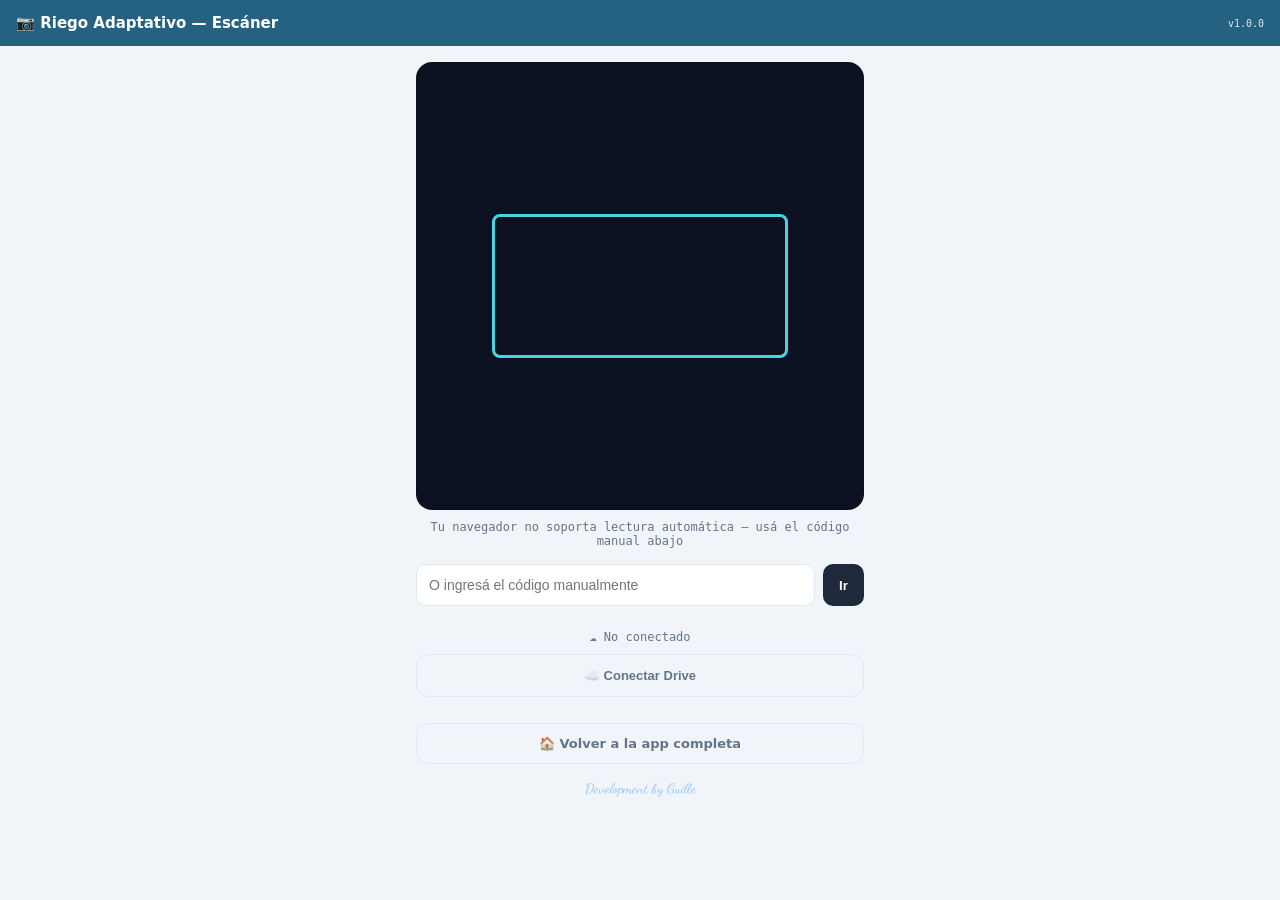
<file: escaner.html>
<!DOCTYPE html>
<html lang="es">
<head>
<meta charset="UTF-8">
<meta name="viewport" content="width=device-width, initial-scale=1.0, maximum-scale=1.0">
<title>Riego Adaptativo — Escáner</title>
<link rel="manifest" href="manifest-escaner.json">
<link rel="preconnect" href="https://fonts.googleapis.com">
<link rel="preconnect" href="https://fonts.gstatic.com" crossorigin>
<link rel="stylesheet" href="https://fonts.googleapis.com/css2?family=Dancing+Script:wght@700&display=swap">
<style>
  :root{
    --brand:#256282; --brand-dark:#1A4A63; --brand-light:#E6F1FB;
    --bg:#f1f5f9; --card:#ffffff; --border:#e2e8f0;
    --ink:#1e293b; --sub:#64748b; --ok:#16a34a; --bad:#dc2626; --dev:#4DD0E1; --sig:#93c5fd;
  }
  *{box-sizing:border-box;}
  body{margin:0; font-family:'Inter',system-ui,sans-serif; background:var(--bg); color:var(--ink);}
  .topbar{background:var(--brand); color:#fff; padding:14px 16px; display:flex; justify-content:space-between; align-items:center; position:sticky; top:0; z-index:5;}
  .topbar .name{font-weight:700; font-size:15px;}
  .topbar .ver{font-family:monospace; font-size:10px; opacity:.85;}
  .screen{display:none; flex-direction:column; padding:16px; max-width:480px; margin:0 auto;}
  .screen.on{display:flex;}

  #reader{width:100%; aspect-ratio:1/1; background:#0b1120; border-radius:16px; overflow:hidden; position:relative;}
  #reader video{width:100%; height:100%; object-fit:cover;}
  .marco{position:absolute; left:17%; right:17%; top:34%; bottom:34%; border:3px solid var(--dev); border-radius:8px; pointer-events:none;}
  .hint{text-align:center; color:var(--sub); font-size:12px; font-family:monospace; margin:10px 0 16px;}

  .manual{display:flex; gap:8px; margin-bottom:14px;}
  .manual input{flex:1; padding:12px; border-radius:10px; border:1.5px solid var(--border); font-size:14px;}
  .manual button{padding:12px 16px; border-radius:10px; border:none; background:var(--ink); color:#fff; font-weight:600;}

  .prod-hit{background:var(--card); border:1px solid var(--border); border-radius:14px; padding:14px; margin-bottom:14px;}
  .prod-hit .cod{font-family:monospace; font-size:11px; color:var(--sub);}
  .prod-hit h3{margin:4px 0 0; font-size:16px;}
  .prod-hit .st{font-size:12px; color:var(--sub); margin-top:3px;}

  .fg{margin-bottom:12px;}
  .fg label{display:block; font-size:11px; color:var(--sub); font-weight:600; margin-bottom:5px;}
  .fg input, .fg select{width:100%; padding:12px; border-radius:10px; border:1.5px solid var(--border); font-size:14px; background:#fff; color:var(--ink);}

  .bigbtn{padding:18px; border-radius:16px; border:none; color:#fff; font-weight:700; font-size:15px; margin-bottom:10px; cursor:pointer; width:100%;}
  .bigbtn.add{background:var(--ok);}
  .bigbtn.rem{background:var(--bad);}
  .bigbtn.neu{background:var(--brand);}
  .ghostbtn{padding:13px; border-radius:12px; border:1.5px solid var(--border); background:transparent; color:var(--sub); font-weight:600; font-size:13px; cursor:pointer; width:100%;}

  .row2{display:flex; gap:10px;}
  .row2 .bigbtn{flex:1;}

  .salir{margin-top:16px; padding:12px; border-radius:12px; border:1.5px solid var(--border); background:transparent; color:var(--sub); font-weight:700; font-size:13px; cursor:pointer; width:100%; text-align:center; text-decoration:none; display:block;}
  .signature{text-align:center; font-family:'Dancing Script',cursive; color:var(--sig); font-size:14px; padding:16px 0 6px;}
</style>
</head>
<body>

<div class="topbar"><span class="name">📷 Riego Adaptativo — Escáner</span><span class="ver" id="verLabel">v1.0.0</span></div>

<!-- PANTALLA 1: escaneo -->
<div class="screen on" id="s1">
  <div id="reader"><div class="marco"></div></div>
  <div class="hint" id="camHint">Apuntá al código de barras</div>

  <div class="manual">
    <input id="manualEan" type="text" inputmode="numeric" placeholder="O ingresá el código manualmente" onkeydown="if(event.key==='Enter'){procesarCodigo(this.value.trim());}">
    <button onclick="procesarCodigo(document.getElementById('manualEan').value.trim())">Ir</button>
  </div>

  <div class="hint" id="driveStatus" style="margin-bottom:10px">☁️ No conectado</div>
  <button class="ghostbtn" style="margin-bottom:10px" onclick="conectarDrive()">☁️ Conectar Drive</button>
  <a class="salir" href="index.html">🏠 Volver a la app completa</a>
  <div class="signature">Development by Guille</div>
</div>

<!-- PANTALLA 2: material encontrado -->
<div class="screen" id="s2">
  <div class="prod-hit">
    <div class="cod" id="s2cod"></div>
    <h3 id="s2nombre"></h3>
    <div class="st" id="s2stock"></div>
  </div>

  <div id="s2acciones">
    <div class="row2">
      <button class="bigbtn add" onclick="mostrarFormEntrada()">➕ Entrada</button>
      <button class="bigbtn rem" onclick="mostrarFormSalida()">➖ Salida</button>
    </div>
  </div>

  <div id="s2form" style="display:none"></div>

  <button class="ghostbtn" onclick="volverAEscanear()">Cancelar</button>
</div>

<!-- PANTALLA 2b: material no encontrado -->
<div class="screen" id="s2b">
  <div class="prod-hit">
    <div class="cod" id="s2bean"></div>
    <div class="st">Sin vincular a ningún material</div>
  </div>

  <div id="s2bAcciones">
    <button class="bigbtn neu" onclick="mostrarFormVincular()">🔗 Vincular a material existente</button>
    <button class="bigbtn add" onclick="mostrarFormNuevo()">✨ Crear material nuevo</button>
  </div>

  <div id="s2bform" style="display:none"></div>

  <button class="ghostbtn" onclick="volverAEscanear()">Cancelar</button>
</div>

<!-- PANTALLA 3: confirmación -->
<div class="screen" id="s3">
  <div class="prod-hit" style="border-color:var(--ok); border-width:1.5px;">
    <div class="cod">✓ Guardado</div>
    <h3 id="s3resumen"></h3>
  </div>
  <button class="bigbtn neu" onclick="volverAEscanear()">Escanear otro</button>
</div>

<script src="https://accounts.google.com/gsi/client" async defer></script>
<script src="drive-sync.js"></script>
<script>
const SKEY = 'riego-stock-esc';
const APP_VERSION = '1.0.0';
document.getElementById('verLabel').textContent = 'v' + APP_VERSION;
if('serviceWorker' in navigator){ navigator.serviceWorker.register('sw.js'); }

function getDB(){
  try{ var d = JSON.parse(localStorage.getItem(SKEY)); return d || {}; }catch(e){ return {}; }
}
function saveDB(db){ localStorage.setItem(SKEY, JSON.stringify(db)); }
function today(){
  var d=new Date();
  return d.getFullYear()+'-'+String(d.getMonth()+1).padStart(2,'0')+'-'+String(d.getDate()).padStart(2,'0');
}
function stockDe(db, cid){
  var st=0;
  (db.movimientos||[]).forEach(function(m){
    var mcid=m.cid||m.compId;
    if(mcid===cid) st += m.tipo==='Entrada' ? (parseFloat(m.cant)||0) : -(parseFloat(m.cant)||0);
  });
  return st;
}
function genId(){ return 'x'+Date.now().toString(36)+Math.random().toString(36).slice(2,8); }

function mergeStockRemoto(db, remote){
  if(!remote) return;
  db.componentes = db.componentes || [];
  db.movimientos = db.movimientos || [];
  db.config = db.config || {};
  var byId={}; db.componentes.forEach(function(c){byId[c.id]=c;});
  (remote.componentes||[]).forEach(function(rc){
    var local=byId[rc.id];
    if(!local){ db.componentes.push(rc); byId[rc.id]=rc; }
    else if((rc.lastModified||0) > (local.lastModified||0)){ Object.assign(local, rc); }
  });
  var movIds={}; db.movimientos.forEach(function(m){movIds[m.id]=true;});
  (remote.movimientos||[]).forEach(function(rm){
    if(!movIds[rm.id]){ db.movimientos.push(rm); movIds[rm.id]=true; }
  });
  ['motivosSalida','origenesEntrada'].forEach(function(k){
    var localArr=db.config[k]||[];
    var remoteArr=(remote.config&&remote.config[k])||[];
    remoteArr.forEach(function(v){ if(localArr.indexOf(v)===-1) localArr.push(v); });
    db.config[k]=localArr;
  });
}

function stockBackupPayload(db){
  return {
    componentes: db.componentes||[],
    movimientos: db.movimientos||[],
    config: {
      motivosSalida: (db.config&&db.config.motivosSalida)||[],
      origenesEntrada: (db.config&&db.config.origenesEntrada)||[]
    },
    updatedAt: Date.now()
  };
}

async function syncPull(){
  var el=document.getElementById('driveStatus');
  if(!DriveSync.conectado) return;
  try{
    if(el) el.textContent='☁️ Sincronizando...';
    var remote = await DriveSync.bajarBackup();
    var db = getDB();
    mergeStockRemoto(db, remote);
    saveDB(db);
    if(el) el.textContent='☁️ Sincronizado · '+new Date().toLocaleTimeString();
  }catch(e){
    console.error('Error sync pull', e);
    if(el) el.textContent='☁️ Error al sincronizar';
  }
}

async function syncPush(){
  var el=document.getElementById('driveStatus');
  if(!DriveSync.conectado) return;
  try{
    var remote = await DriveSync.bajarBackup();
    var db = getDB();
    mergeStockRemoto(db, remote);
    saveDB(db);
    await DriveSync.subirBackup(stockBackupPayload(db));
    if(el) el.textContent='☁️ Sincronizado · '+new Date().toLocaleTimeString();
  }catch(e){
    console.error('Error sync push', e);
    if(el) el.textContent='☁️ Error al sincronizar (se guardó localmente)';
  }
}

function conectarDrive(){
  DriveSync.init(function(){
    document.getElementById('driveStatus').textContent='☁️ Conectado';
    syncPull();
  });
  DriveSync.conectar();
}

let eanActual = null;
let barcodeDetector = null;
let scanLoopActive = false;

function mostrar(id){
  document.querySelectorAll('.screen').forEach(s=>s.classList.remove('on'));
  document.getElementById(id).classList.add('on');
}

function volverAEscanear(){
  eanActual = null;
  document.getElementById('manualEan').value = '';
  document.getElementById('s2form').style.display='none';
  document.getElementById('s2form').innerHTML='';
  document.getElementById('s2acciones').style.display='block';
  document.getElementById('s2bform').style.display='none';
  document.getElementById('s2bform').innerHTML='';
  document.getElementById('s2bAcciones').style.display='block';
  mostrar('s1');
  iniciarCamara();
}

function procesarCodigo(ean){
  if(!ean) return;
  detenerCamara();
  eanActual = ean;
  var db = getDB();
  var comp = (db.componentes||[]).find(function(c){ return c.ean===ean; });
  if(comp){
    document.getElementById('s2cod').textContent = comp.codigo || ean;
    document.getElementById('s2nombre').textContent = comp.desc;
    document.getElementById('s2stock').textContent = 'Stock actual: ' + stockDe(db, comp.id) + ' ' + (comp.unidad||'u');
    mostrar('s2');
  } else {
    document.getElementById('s2bean').textContent = ean;
    mostrar('s2b');
  }
}

function mostrarFormEntrada(){
  document.getElementById('s2acciones').style.display='none';
  document.getElementById('s2form').style.display='block';
  var db = getDB();
  var origenes = (db.config && db.config.origenesEntrada) || ['Compra','Devolución','Otro'];
  document.getElementById('s2form').innerHTML =
    '<div class="fg"><label>Cantidad</label><input id="f-cant" type="number" min="1" value="1" inputmode="numeric"></div>'+
    '<div class="fg"><label>Origen</label><select id="f-origen">'+
      origenes.map(function(o){ return '<option value="'+o+'">'+o+'</option>'; }).join('')+
    '</select></div>'+
    '<button class="bigbtn add" onclick="confirmarEntrada()">Confirmar entrada</button>';
}

async function mostrarFormSalida(){
  document.getElementById('s2acciones').style.display='none';
  document.getElementById('s2form').style.display='block';
  if(typeof DriveSync!=='undefined' && DriveSync.conectado){
    document.getElementById('s2form').innerHTML = '<div class="hint">Actualizando motivos...</div>';
    await syncPull();
  }
  var db = getDB();
  var motivos = (db.config && db.config.motivosSalida) || ['Merma / descarte','Uso interno / prototipo','Garantía cliente','Reposición a cliente','Prueba de calidad','Devolución a proveedor','Rotura / daño'];
  document.getElementById('s2form').innerHTML =
    '<div class="fg"><label>Cantidad</label><input id="f-cant" type="number" min="1" value="1" inputmode="numeric"></div>'+
    '<div class="fg"><label>Motivo</label><select id="f-motivo">'+
      motivos.map(function(m){ return '<option value="'+m+'">'+m+'</option>'; }).join('')+
    '</select></div>'+
    '<button class="bigbtn rem" onclick="confirmarSalida()">Confirmar salida</button>';
}

function confirmarEntrada(){
  var cant = parseFloat(document.getElementById('f-cant').value) || 0;
  if(cant<=0){ alert('Ingresá una cantidad válida.'); return; }
  var origen = document.getElementById('f-origen').value;
  var db = getDB();
  var comp = (db.componentes||[]).find(function(c){ return c.ean===eanActual; });
  if(!comp) return;
  db.movimientos = db.movimientos || [];
  db.movimientos.push({ id:genId(), cid:comp.id, tipo:'Entrada', cant:cant, fecha:today(), precio:parseFloat(comp.costo)||0, origen:origen, estadoMat:'N', nota:'Escaneo rápido' });
  saveDB(db);
  document.getElementById('s3resumen').textContent = '➕ Entrada · ' + cant + ' ' + (comp.unidad||'u') + ' · ' + comp.desc;
  mostrar('s3');
  syncPush();
}

function confirmarSalida(){
  var cant = parseFloat(document.getElementById('f-cant').value) || 0;
  var motivo = document.getElementById('f-motivo').value;
  if(cant<=0){ alert('Ingresá una cantidad válida.'); return; }
  if(!motivo){ alert('Seleccioná el motivo.'); return; }
  var db = getDB();
  var comp = (db.componentes||[]).find(function(c){ return c.ean===eanActual; });
  if(!comp) return;
  db.movimientos = db.movimientos || [];
  db.movimientos.push({ id:genId(), cid:comp.id, tipo:'Salida manual', cant:cant, fecha:today(), nota:motivo, estadoMat:'N' });
  saveDB(db);
  document.getElementById('s3resumen').textContent = '➖ Salida · ' + cant + ' ' + (comp.unidad||'u') + ' · ' + comp.desc + ' · ' + motivo;
  mostrar('s3');
  syncPush();
}

function mostrarFormVincular(){
  var db = getDB();
  var comps = (db.componentes||[]).slice().sort(function(a,b){ return (a.desc||'').localeCompare(b.desc||'','es'); });
  document.getElementById('s2bAcciones').style.display='none';
  document.getElementById('s2bform').style.display='block';
  document.getElementById('s2bform').innerHTML =
    '<div class="fg"><label>Material</label><select id="f-vinc-cid">'+
      '<option value="">-- seleccionar --</option>'+
      comps.map(function(c){ return '<option value="'+c.id+'">'+(c.codigo||'')+' — '+c.desc+'</option>'; }).join('')+
    '</select></div>'+
    '<button class="bigbtn neu" onclick="confirmarVincular()">Vincular EAN</button>';
}

function confirmarVincular(){
  var cidStr = document.getElementById('f-vinc-cid').value;
  if(!cidStr){ alert('Seleccioná un material.'); return; }
  var db = getDB();
  var comp = (db.componentes||[]).find(function(c){ return String(c.id)===cidStr; });
  if(!comp) return;
  comp.ean = eanActual;
  comp.lastModified = Date.now();
  saveDB(db);
  document.getElementById('s3resumen').textContent = '🔗 EAN vinculado a ' + comp.desc;
  mostrar('s3');
  syncPush();
}

function mostrarFormNuevo(){
  document.getElementById('s2bAcciones').style.display='none';
  document.getElementById('s2bform').style.display='block';
  document.getElementById('s2bform').innerHTML =
    '<div class="fg"><label>Nombre del material</label><input id="f-nuevo-nombre" placeholder="Ej: Caño PVC 25mm"></div>'+
    '<div class="fg"><label>Cantidad inicial</label><input id="f-nuevo-cant" type="number" min="0" value="1" inputmode="numeric"></div>'+
    '<button class="bigbtn add" onclick="confirmarNuevo()">Crear material</button>';
}

function confirmarNuevo(){
  var nombre = (document.getElementById('f-nuevo-nombre').value||'').trim();
  if(!nombre){ alert('Ingresá el nombre del material.'); return; }
  var cant = parseFloat(document.getElementById('f-nuevo-cant').value) || 0;
  var db = getDB();
  db.componentes = db.componentes || [];
  db.movimientos = db.movimientos || [];
  var newId = genId();
  db.componentes.push({
    id:newId, ean:eanActual, codigo:eanActual, desc:nombre, categoria:'',
    unidad:'u', min:0, costo:0, precio:0, costo_usd:0,
    area:'', proveedor:'', ubicacion:'', nroCajon:'', estadoMat:'N', notas:'', lastModified:Date.now()
  });
  if(cant>0){
    db.movimientos.push({ id:genId(), cid:newId, tipo:'Entrada', cant:cant, fecha:today(), precio:0, origen:'Compra', estadoMat:'N', nota:'Alta por escaneo' });
  }
  saveDB(db);
  document.getElementById('s3resumen').textContent = '✨ Material creado · ' + nombre;
  mostrar('s3');
  syncPush();
}

// ---- Cámara: BarcodeDetector nativo (Chrome/Android). Fallback: input manual. ----
async function iniciarCamara(){
  const hint = document.getElementById('camHint');
  if(!('BarcodeDetector' in window)){
    hint.textContent = 'Tu navegador no soporta lectura automática — usá el código manual abajo';
    return;
  }
  try{
    barcodeDetector = new BarcodeDetector({ formats: ['ean_13','ean_8','upc_a','upc_e','code_128'] });
    const stream = await navigator.mediaDevices.getUserMedia({ video: { facingMode: 'environment' } });
    const reader = document.getElementById('reader');
    let video = reader.querySelector('video');
    if(!video){ video = document.createElement('video'); video.autoplay = true; video.muted = true; video.playsInline = true; reader.prepend(video); }
    video.srcObject = stream;
    scanLoopActive = true;
    loopEscaneo(video);
  }catch(e){
    console.error('Camara error', e);
    hint.textContent = 'No se pudo abrir la cámara — usá el código manual abajo';
  }
}

async function loopEscaneo(video){
  if(!scanLoopActive) return;
  try{
    const codes = await barcodeDetector.detect(video);
    if(codes.length){ procesarCodigo(codes[0].rawValue); return; }
  }catch(e){ /* frame sin lectura, seguir intentando */ }
  requestAnimationFrame(() => loopEscaneo(video));
}

function detenerCamara(){
  scanLoopActive = false;
  const video = document.querySelector('#reader video');
  if(video && video.srcObject){ video.srcObject.getTracks().forEach(t=>t.stop()); }
}

iniciarCamara();

// Reconexion silenciosa a Drive (si ya habia un token guardado vigente) y sync inicial
if(typeof DriveSync!=='undefined'){
  DriveSync.init(function(){
    document.getElementById('driveStatus').textContent='☁️ Conectado';
    syncPull();
  });
  DriveSync.conectar();
}
</script>

</body>
</html>
</file>
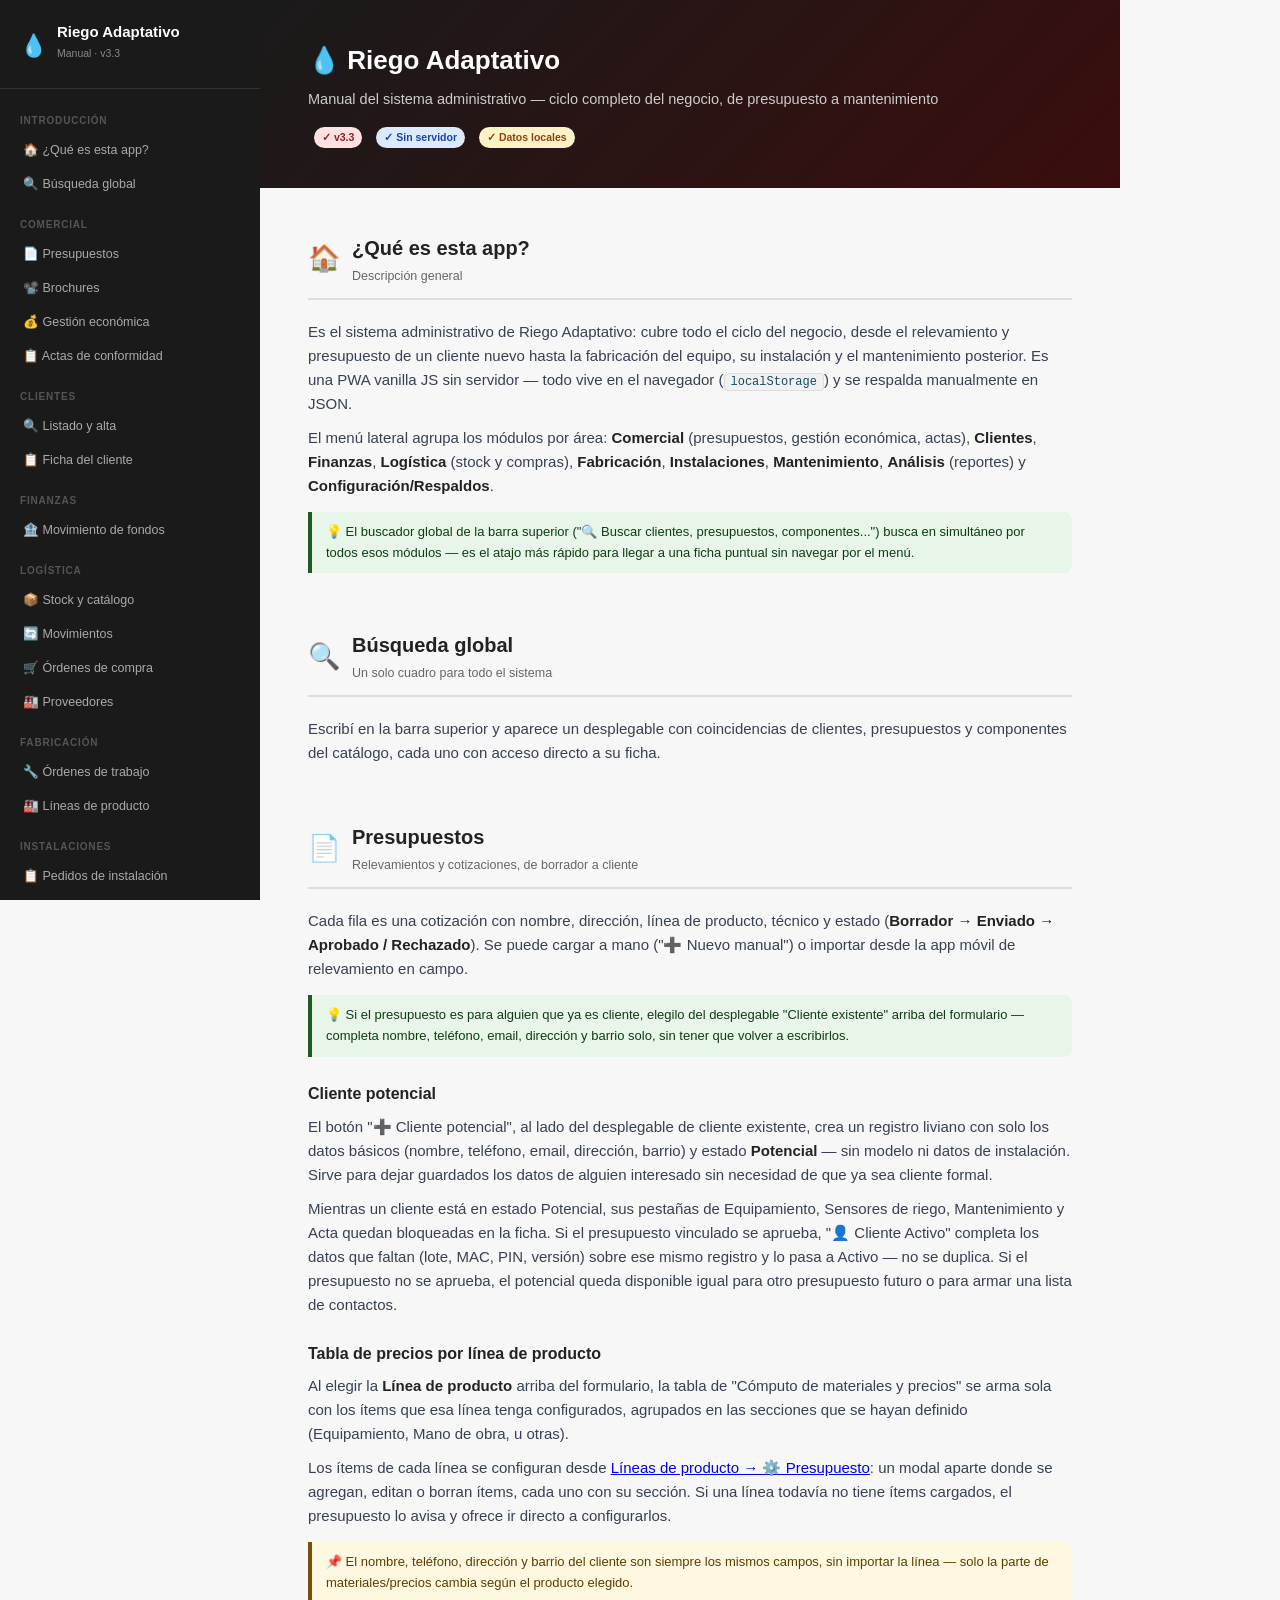
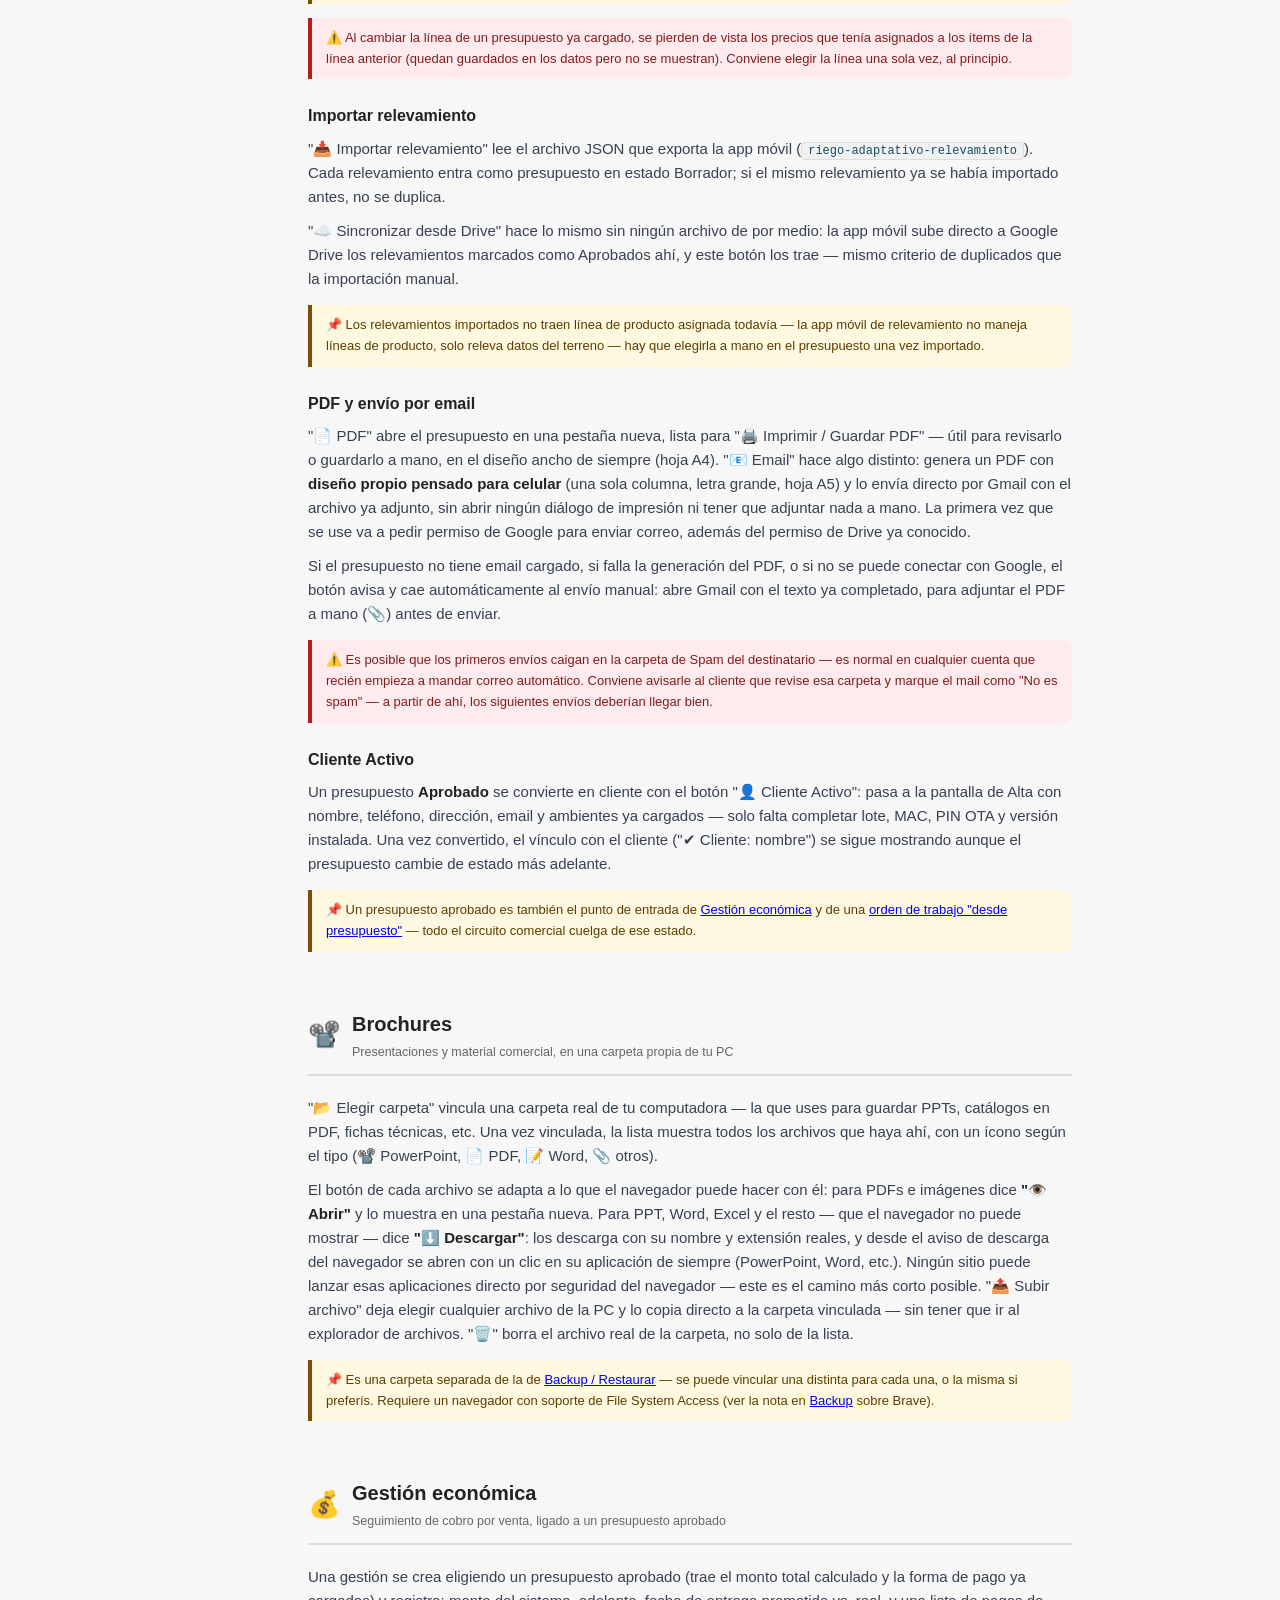
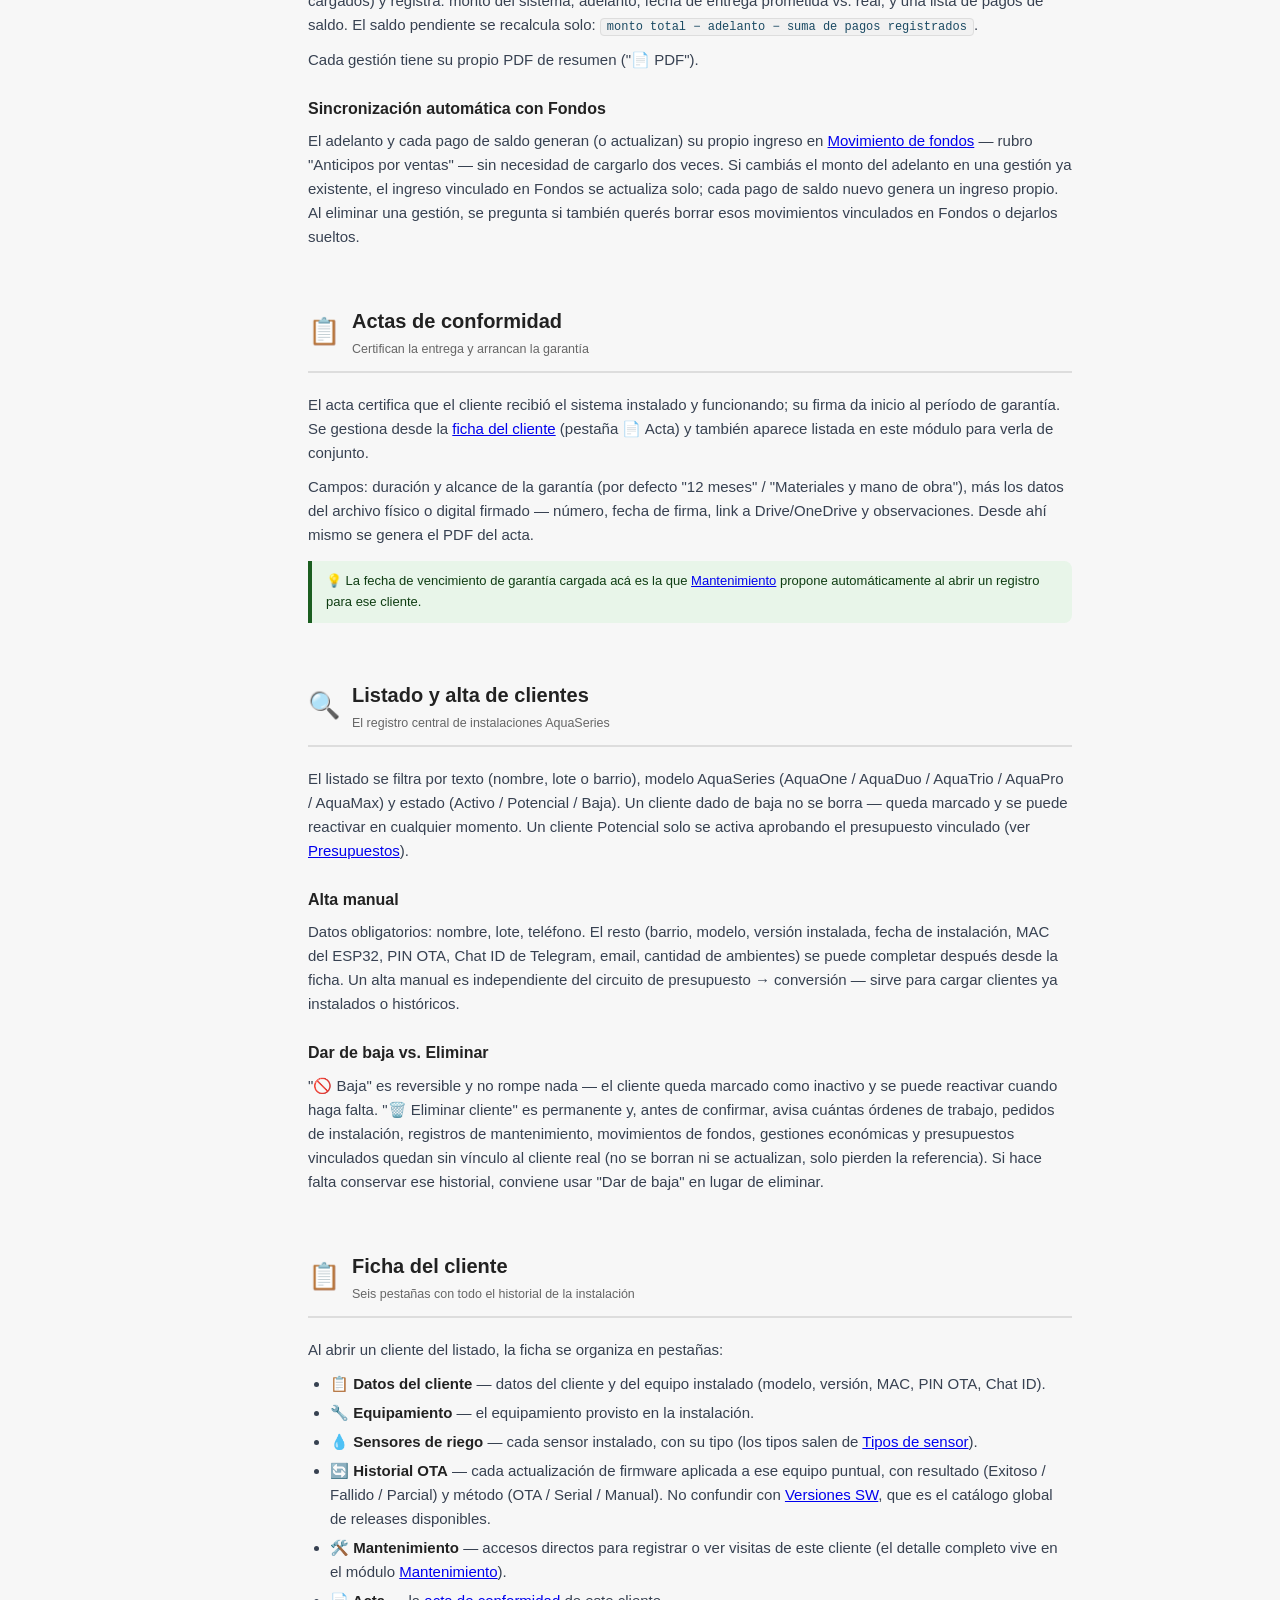
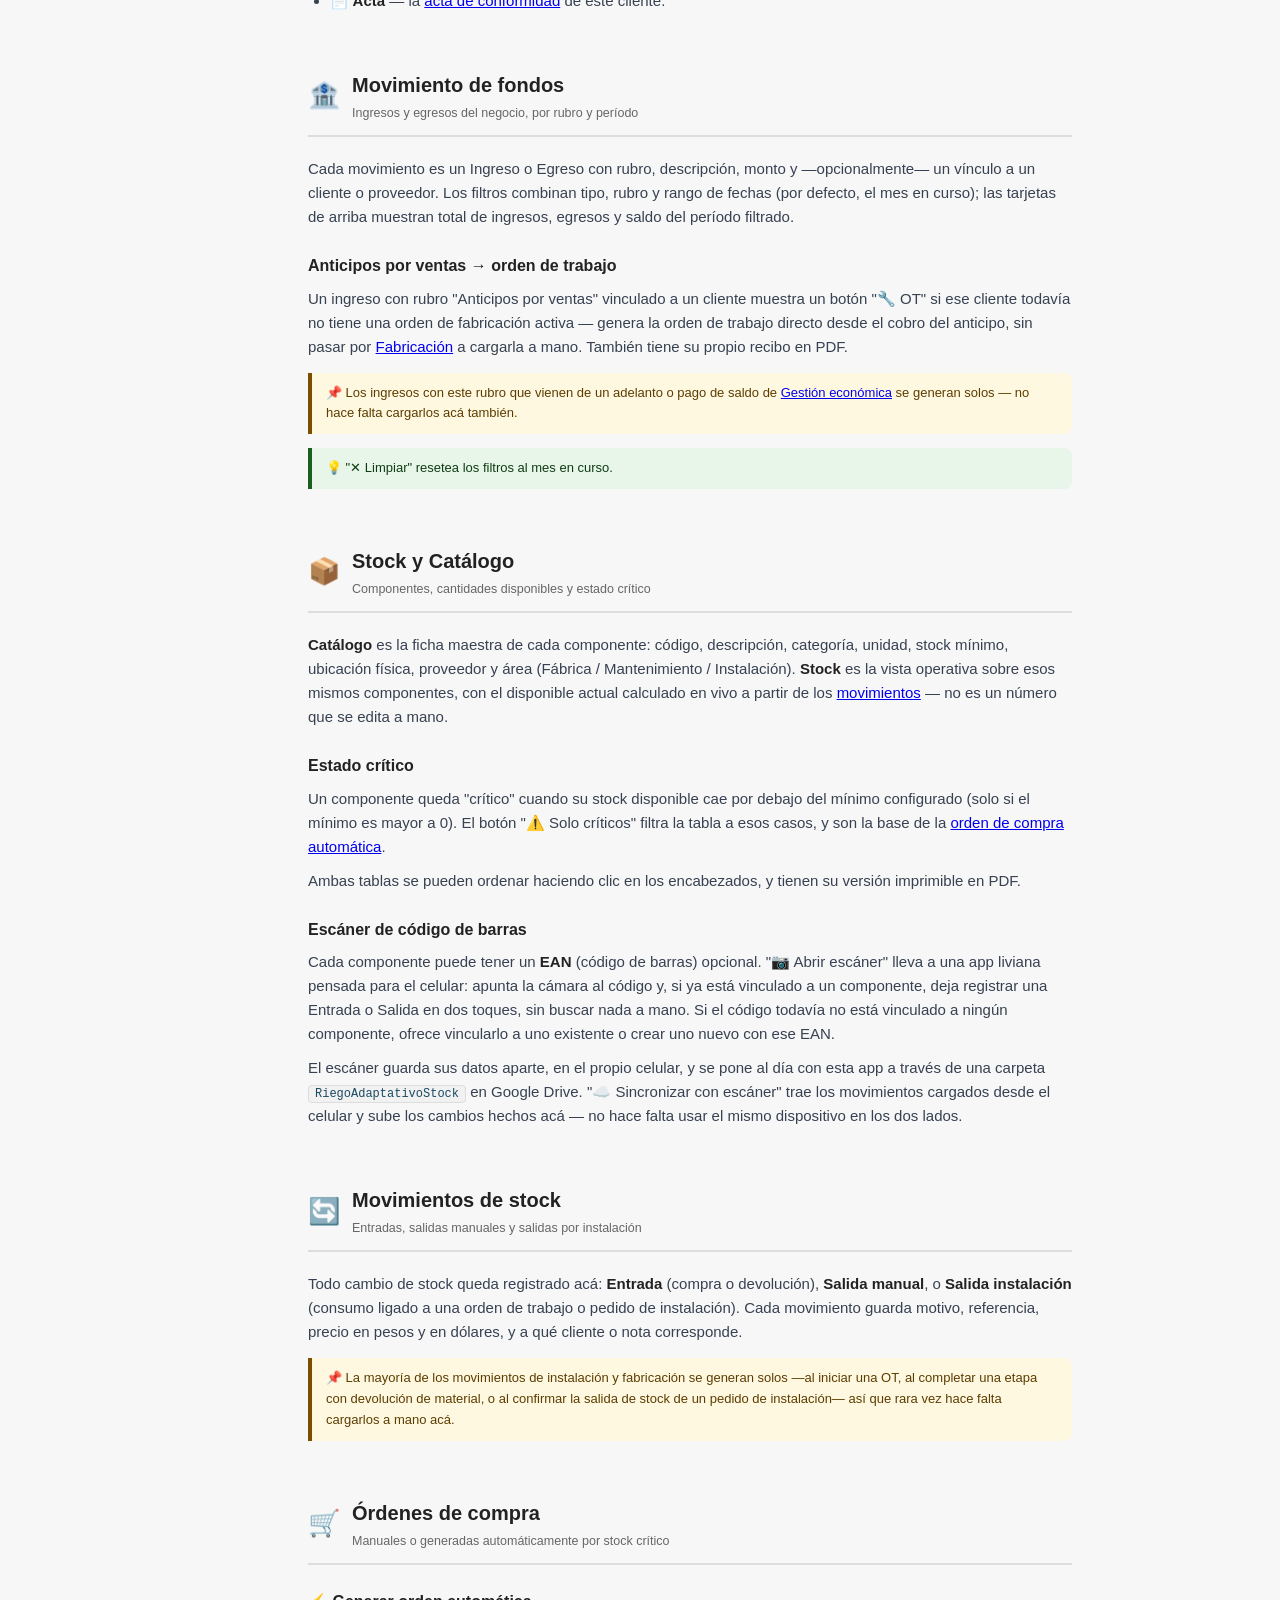
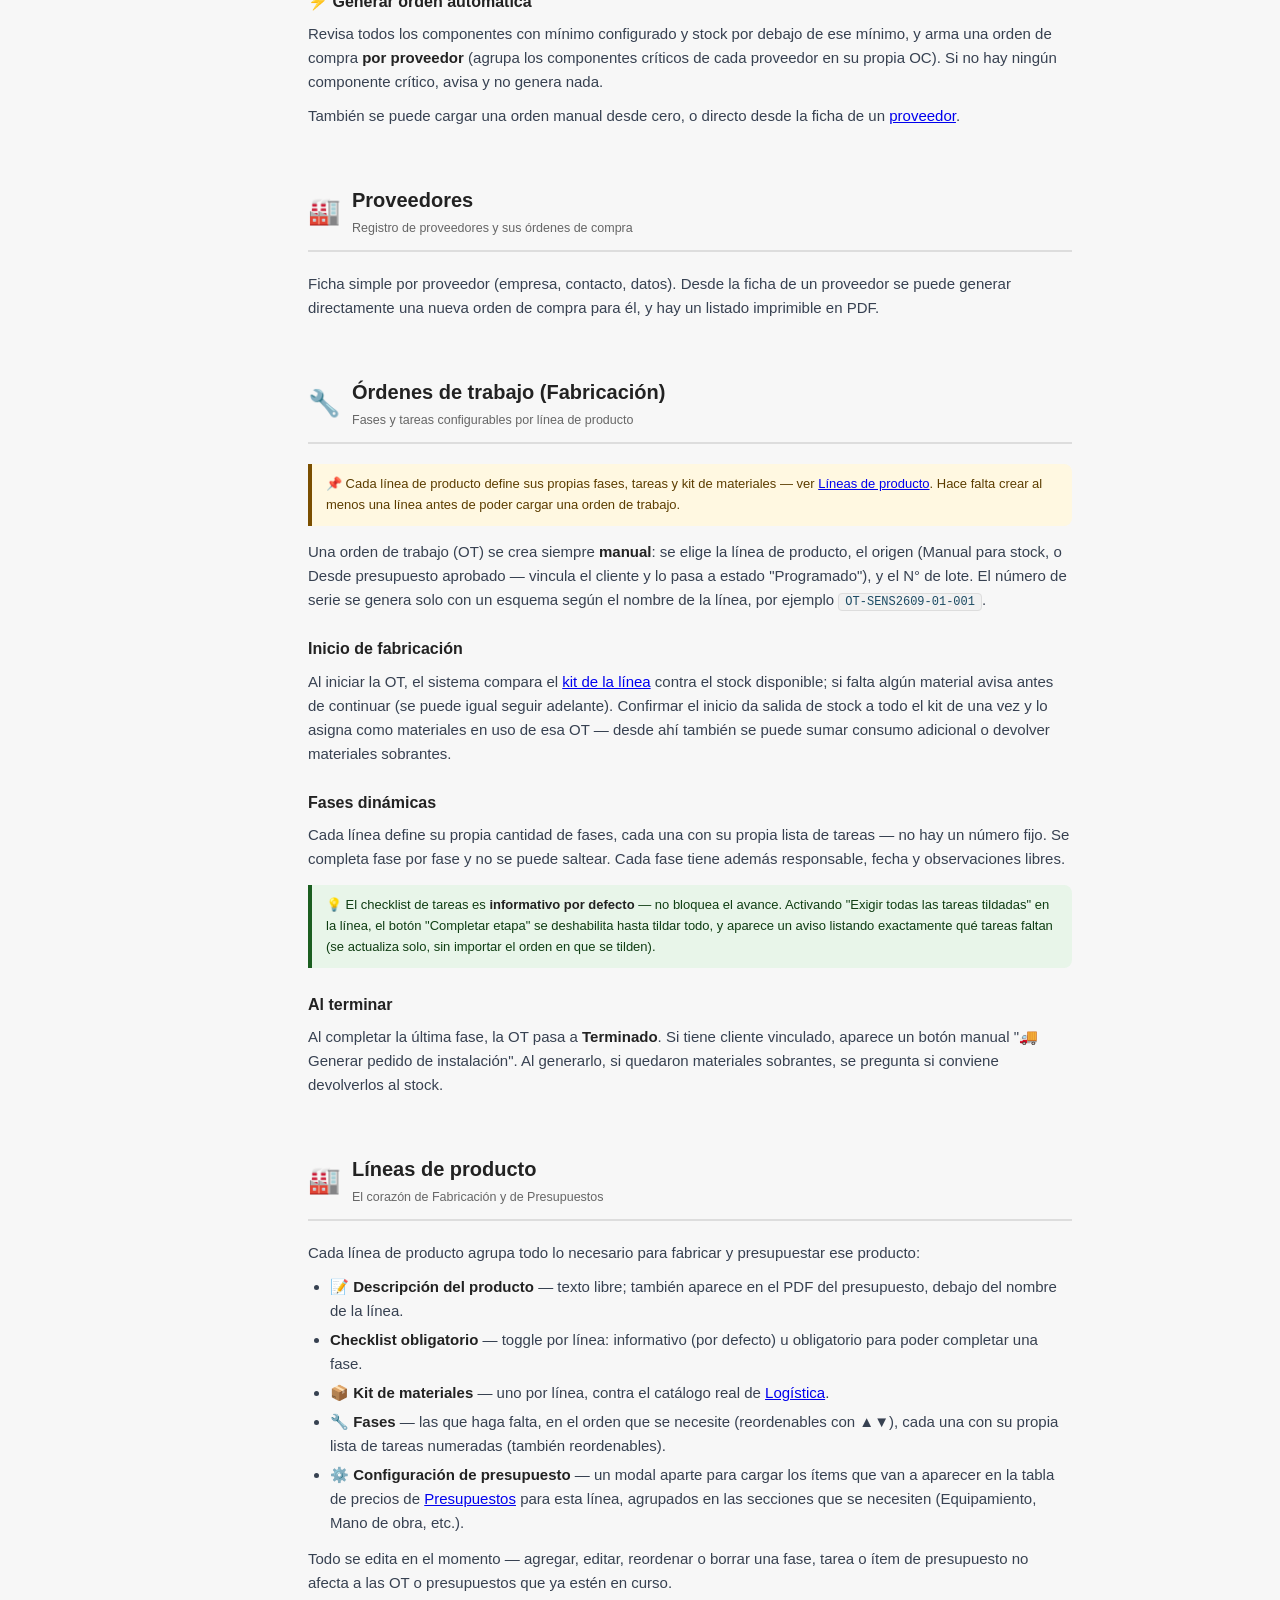
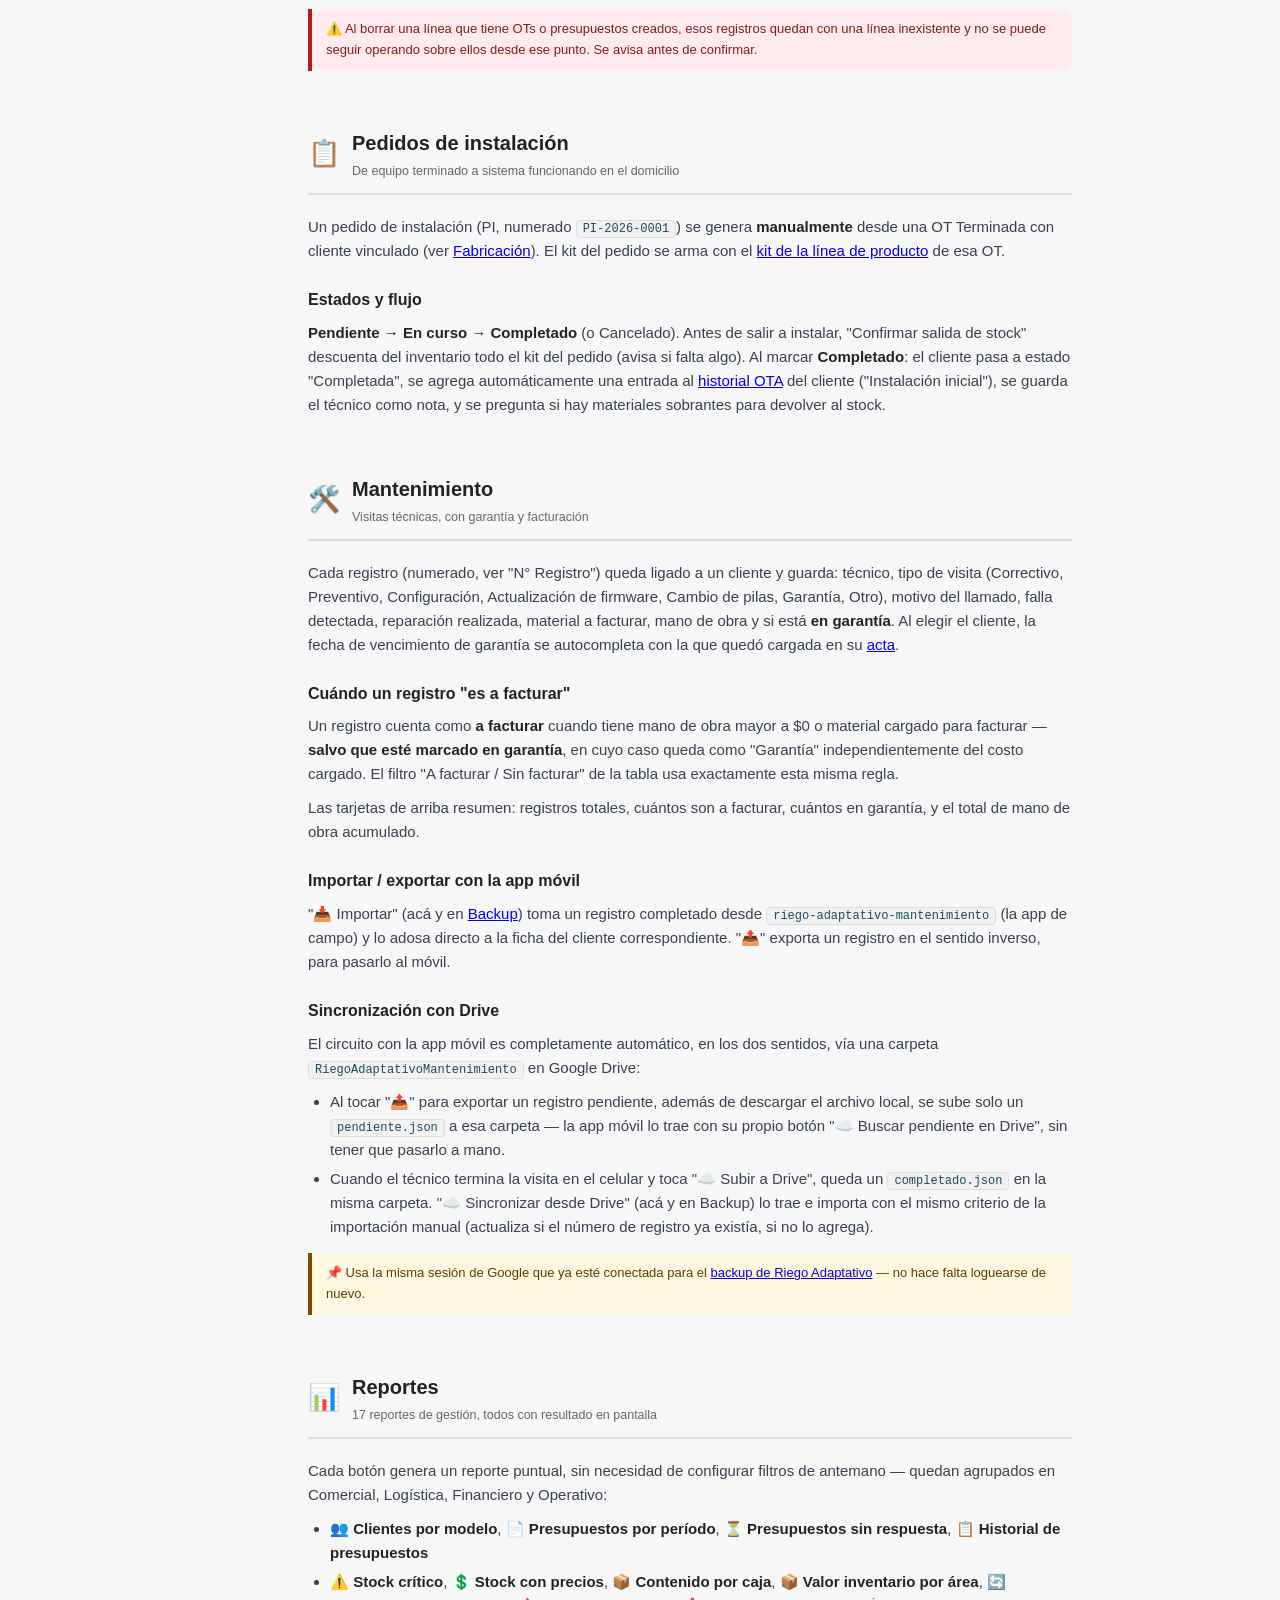
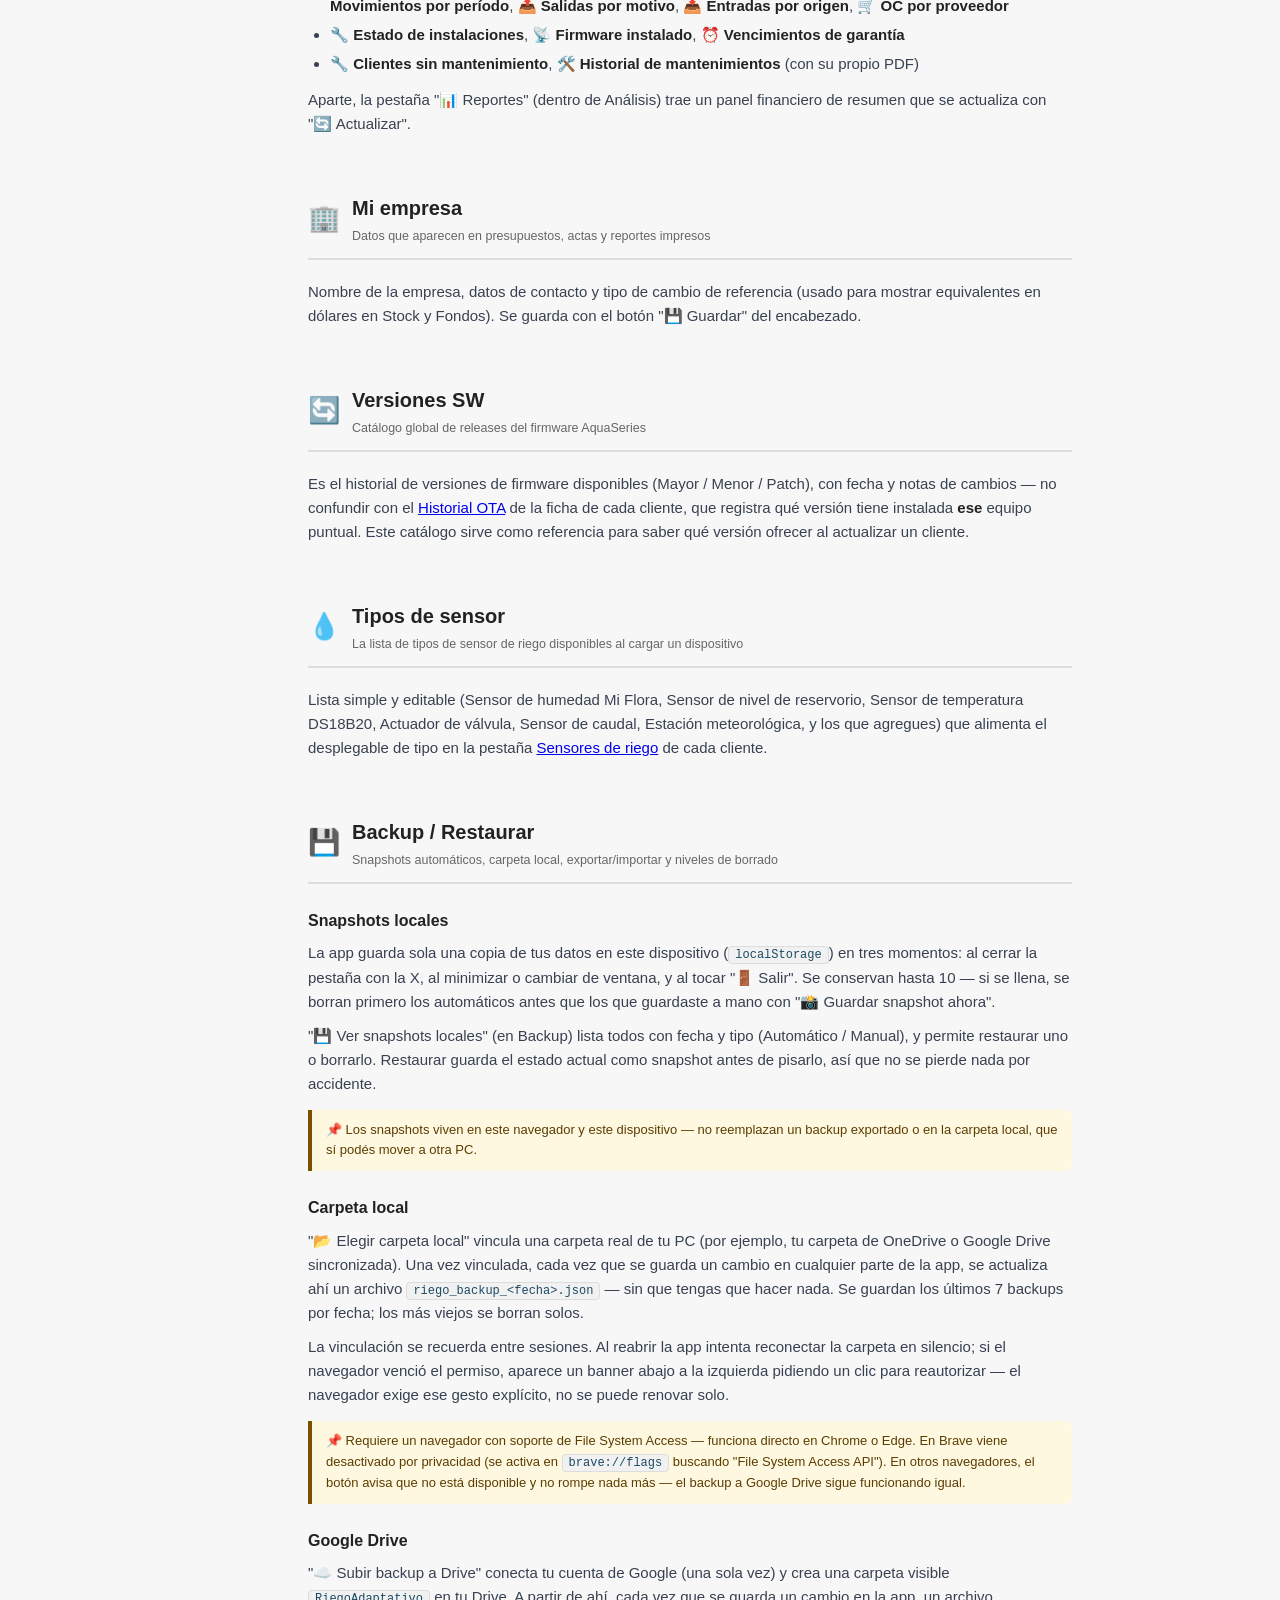
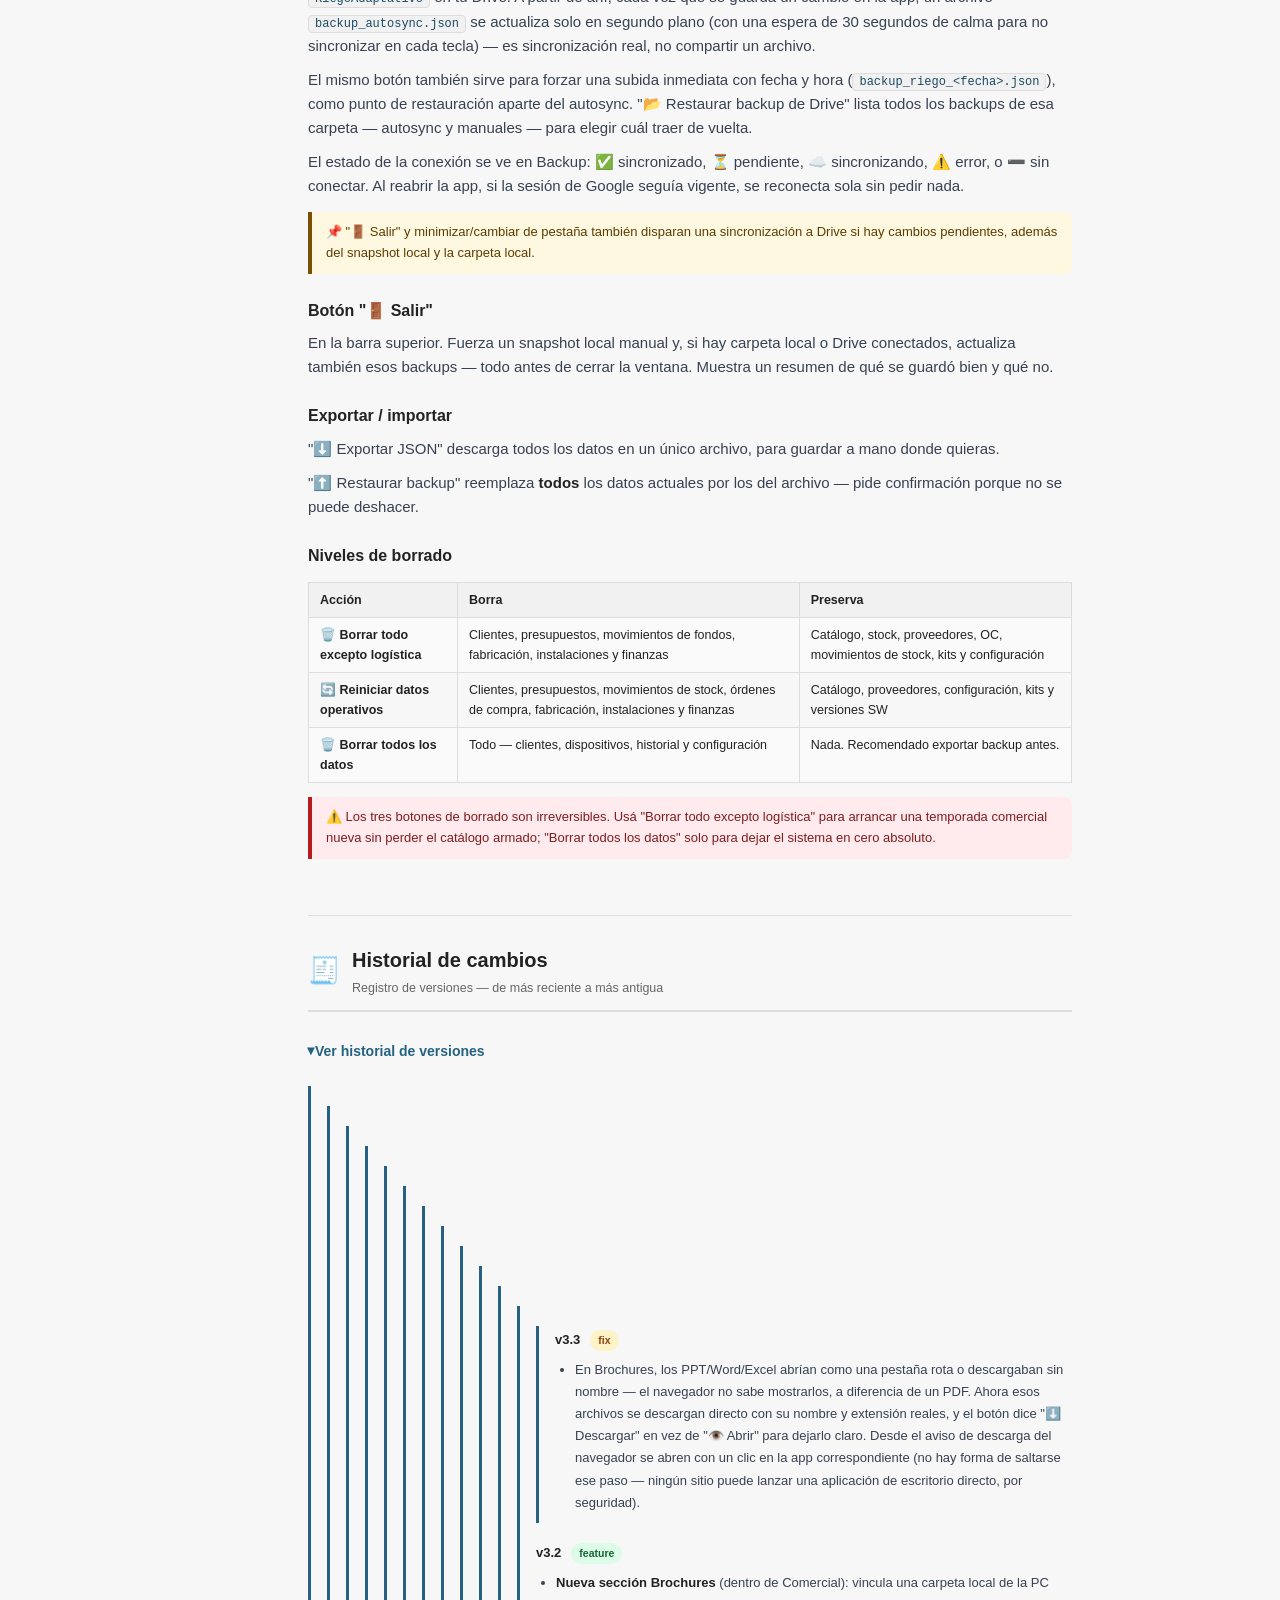
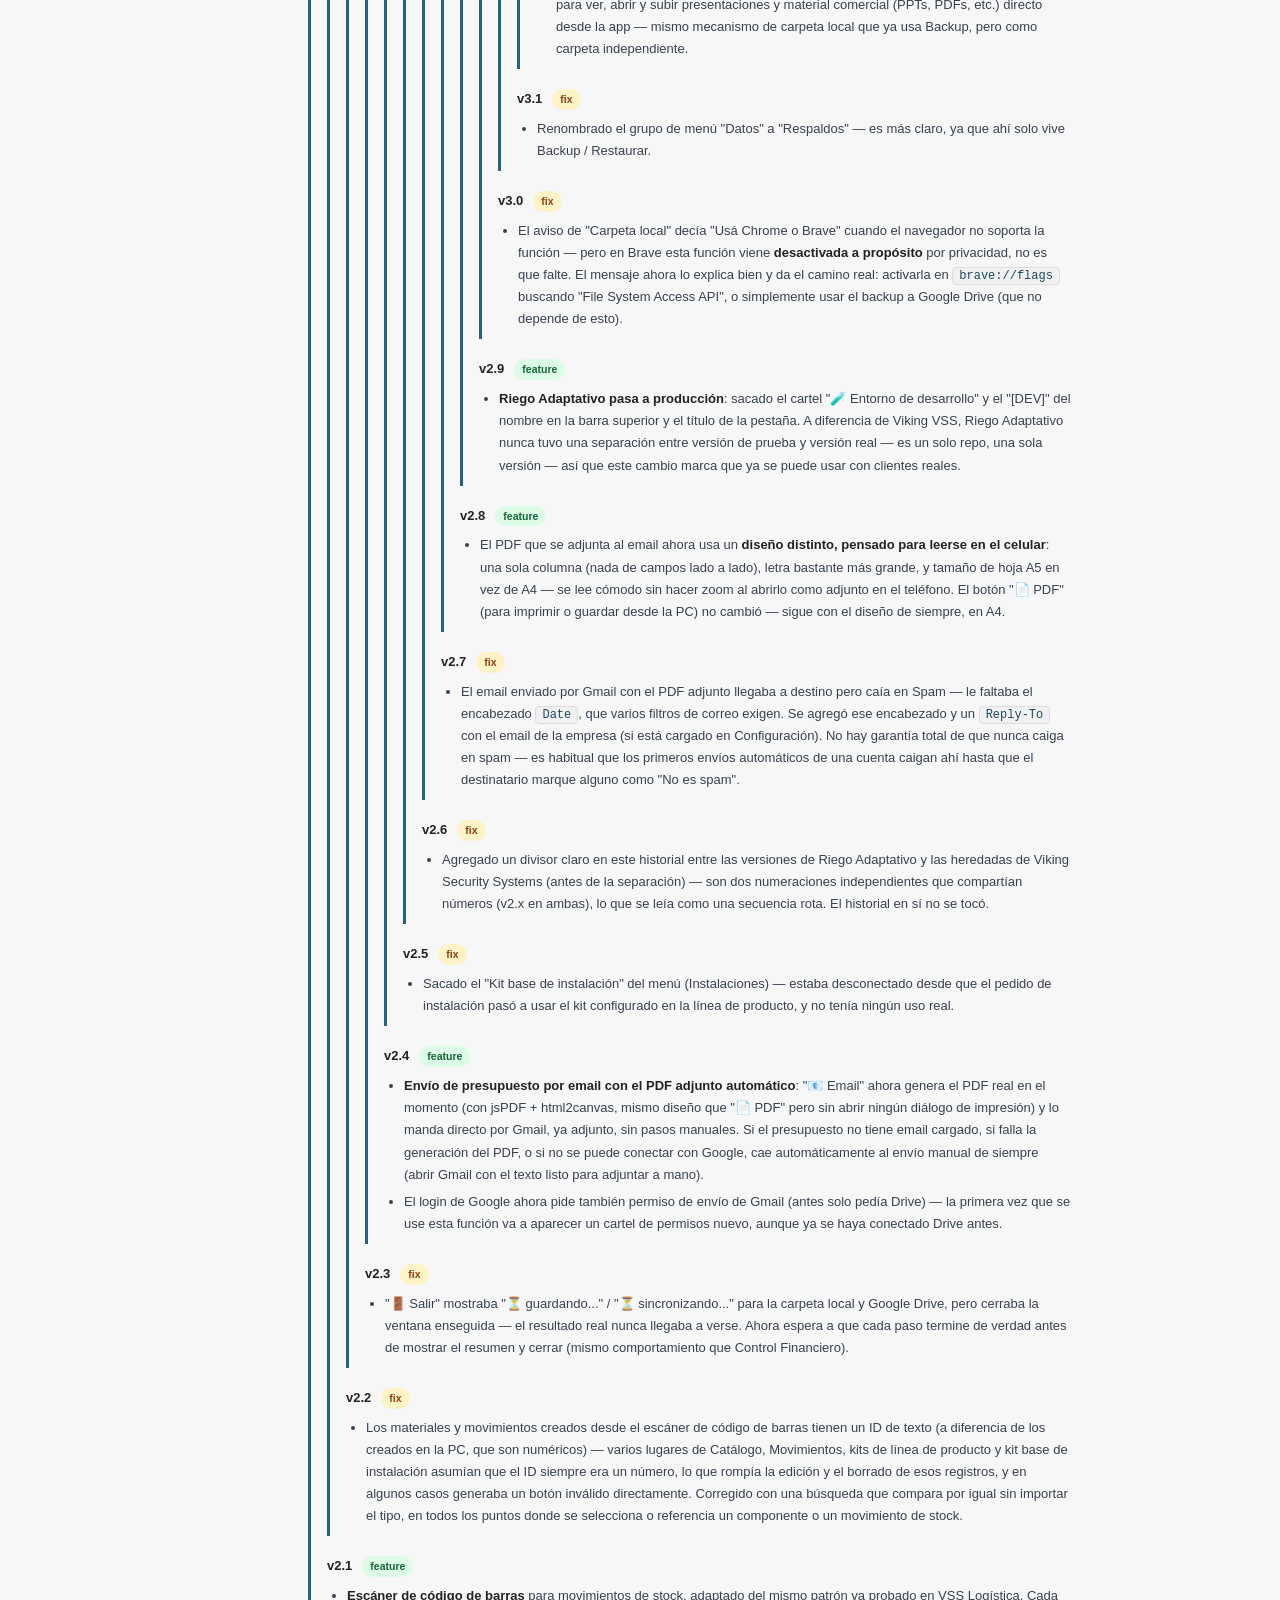
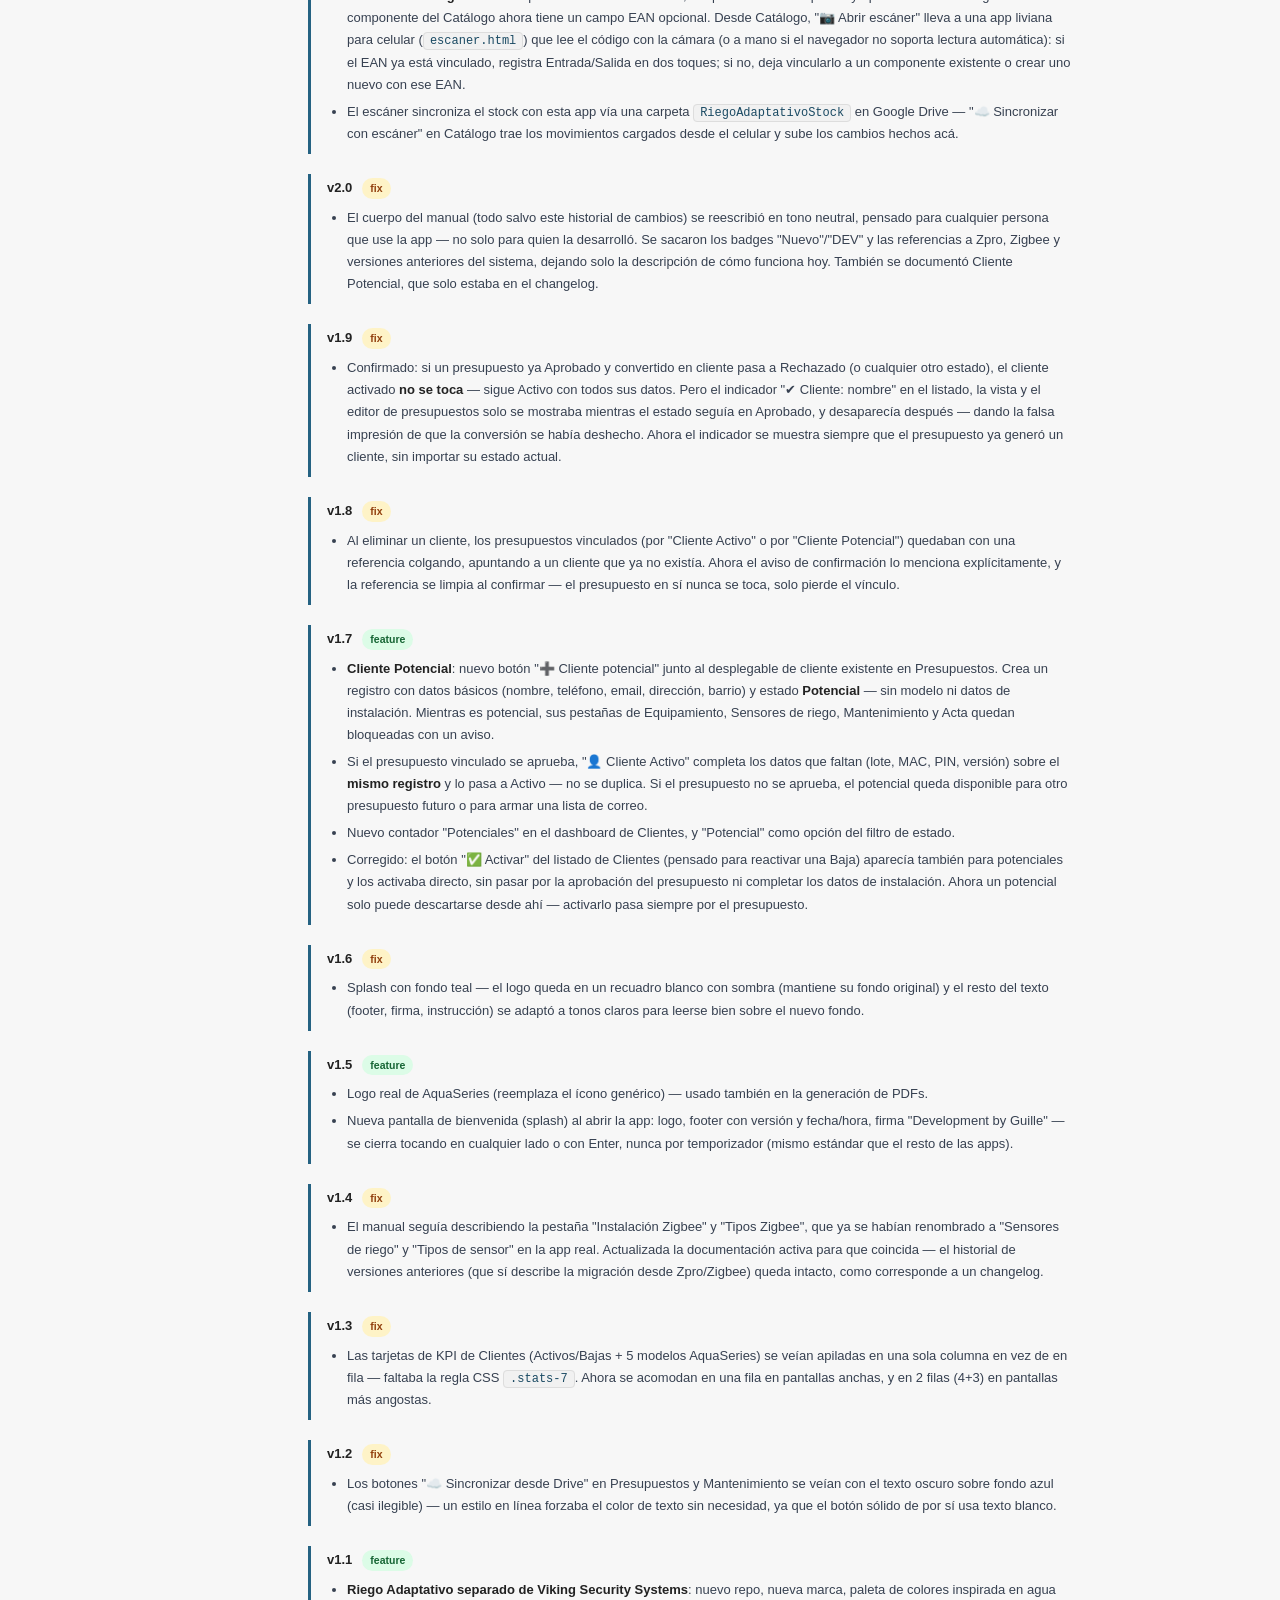
<file: instructivo.html>
<!DOCTYPE html>
<html lang="es">
<head>
<meta charset="UTF-8">
<meta name="viewport" content="width=device-width, initial-scale=1.0">
<title>Riego Adaptativo · Manual de Usuario</title>
<style>
  :root {
    --brand: #256282;
    --brand-dk: #1A4A63;
    --brand-light: #FDECEA;
    --green: #1B5E20;
    --green-light: #E8F5E9;
    --amber: #7B4F00;
    --amber-light: #FFF8E1;
    --red: #B71C1C;
    --red-light: #FFEBEE;
    --blue: #0D47A1;
    --blue-light: #E3F2FD;
    --purple: #4A148C;
    --purple-light: #F3E5F5;
    --text: #222;
    --muted: #666;
    --border: #DDD;
    --bg: #F7F7F7;
    --card: #ffffff;
    --sidebar-w: 260px;
  }
  * { box-sizing: border-box; margin: 0; padding: 0; }
  body { font-family: 'Segoe UI', -apple-system, BlinkMacSystemFont, sans-serif; background: var(--bg); color: var(--text); font-size: 15px; line-height: 1.6; }

  /* Layout */
  .layout { display: flex; min-height: 100vh; }
  .sidebar {
    width: var(--sidebar-w);
    background: #1a1a1a;
    color: #ccc;
    position: fixed;
    top: 0; left: 0; bottom: 0;
    overflow-y: auto;
    padding: 0 0 32px 0;
    z-index: 100;
  }
  .sidebar-logo { padding: 20px 20px 16px; border-bottom: 1px solid #333; margin-bottom: 8px; display: flex; align-items: center; gap: 10px; }
  .sidebar-logo .ico { font-size: 22px; }
  .sidebar-logo h1 { font-size: 15px; font-weight: 700; color: white; }
  .sidebar-logo p { font-size: 10.5px; color: #888; margin-top: 1px; }
  .sidebar a {
    display: flex; align-items: center; gap: 8px;
    padding: 7px 20px;
    color: #aaa;
    text-decoration: none;
    font-size: 12.5px;
    border-left: 3px solid transparent;
    transition: all .15s;
  }
  .sidebar a:hover { color: white; background: #111; border-left-color: var(--brand); }
  .sidebar .section-label {
    font-size: 10px; font-weight: 700; text-transform: uppercase; letter-spacing: .8px;
    color: #555; padding: 16px 20px 4px;
  }
  .content { margin-left: var(--sidebar-w); flex: 1; max-width: 860px; padding: 40px 48px 80px; }

  .section { margin-bottom: 56px; scroll-margin-top: 24px; }
  .section-header { display: flex; align-items: center; gap: 12px; border-bottom: 2px solid var(--border); padding-bottom: 12px; margin-bottom: 20px; }
  .section-icon { font-size: 26px; }
  .section-title { font-size: 20px; font-weight: 700; color: var(--text); }
  .section-subtitle { font-size: 12.5px; color: var(--muted); margin-top: 2px; }

  h2 { font-size: 16px; font-weight: 700; margin: 24px 0 8px; color: var(--text); }
  h3 { font-size: 14px; font-weight: 600; margin: 16px 0 6px; color: var(--text); }
  p { margin-bottom: 10px; color: #374151; }
  ul, ol { padding-left: 22px; margin-bottom: 12px; }
  li { margin-bottom: 5px; color: #374151; }
  b { color: var(--text); }

  .note { background: var(--amber-light); border-left: 4px solid var(--amber); border-radius: 0 8px 8px 0; padding: 10px 14px; margin: 14px 0; font-size: 13px; color: #5c3d00; }
  .tip { background: var(--green-light); border-left: 4px solid var(--green); border-radius: 0 8px 8px 0; padding: 10px 14px; margin: 14px 0; font-size: 13px; color: #0f3d13; }
  .warning { background: var(--red-light); border-left: 4px solid var(--red); border-radius: 0 8px 8px 0; padding: 10px 14px; margin: 14px 0; font-size: 13px; color: #7f1d1d; }
  .info { background: var(--blue-light); border-left: 4px solid var(--blue); border-radius: 0 8px 8px 0; padding: 10px 14px; margin: 14px 0; font-size: 13px; color: #0c2f5e; }

  table { width: 100%; border-collapse: collapse; margin: 14px 0; font-size: 12.5px; }
  th { background: #f1f1f1; padding: 7px 11px; text-align: left; font-weight: 700; border: 1px solid var(--border); }
  td { padding: 7px 11px; border: 1px solid var(--border); vertical-align: top; }
  tr:nth-child(even) { background: #fafafa; }

  .badge { display: inline-flex; align-items: center; gap: 4px; font-size: 10.5px; font-weight: 700; padding: 2px 8px; border-radius: 20px; white-space: nowrap; margin-left: 6px; }
  .badge-green { background: #dcfce7; color: #166534; }
  .badge-blue  { background: #dbeafe; color: #1e40af; }
  .badge-amber { background: #fef3c7; color: #92400e; }
  .badge-red   { background: #fee2e2; color: #991b1b; }
  .badge-purple{ background: #f3e8ff; color: #6b21a8; }

  code { background: #f1f1f1; border: 1px solid var(--border); border-radius: 4px; padding: 1px 6px; font-family: 'Courier New', monospace; font-size: 12px; color: var(--brand-dk); }

  .card { background: var(--card); border: 1px solid var(--border); border-radius: 10px; padding: 14px 18px; margin-bottom: 14px; }
  .card-title { font-weight: 700; font-size: 13.5px; margin-bottom: 6px; }
  .card-body { font-size: 13px; color: #4b5563; }

  hr.div { border: none; border-top: 1px solid var(--border); margin: 28px 0; }

  .hero { background: linear-gradient(135deg, #1a1a1a 0%, #3a0d0d 100%); color: white; padding: 40px 48px; margin: -40px -48px 44px; }
  .hero h1 { font-size: 26px; font-weight: 800; }
  .hero p { color: #ccc; margin-top: 6px; font-size: 14.5px; }
  .hero-badges { display: flex; gap: 8px; margin-top: 16px; flex-wrap: wrap; }

  /* Changelog */
  .changelog-details { margin-top: 4px; }
  .changelog-summary { cursor: pointer; font-size: 14px; font-weight: 600; color: var(--brand); padding: 8px 0; list-style: none; user-select: none; }
  .changelog-summary::-webkit-details-marker { display: none; }
  .changelog-summary::before { content: "▸ "; display: inline-block; transition: transform .15s; }
  .changelog-details[open] .changelog-summary::before { transform: rotate(90deg); }
  .changelog-entry { border-left: 3px solid var(--brand); padding: 4px 0 4px 16px; margin: 16px 0 20px; }
  .changelog-version { display: flex; align-items: center; gap: 10px; margin-bottom: 8px; flex-wrap: wrap; }
  .v-num { font-weight: 700; font-size: 13px; color: var(--text); }
  .changelog-tag { display: inline-block; font-size: 10.5px; font-weight: 700; padding: 2px 8px; border-radius: 999px; }
  .tag-feature { background: #dcfce7; color: #166534; }
  .tag-fix { background: #fef3c7; color: #92400e; }
  .changelog-list { margin: 0; padding-left: 20px; font-size: 13px; color: #4b5563; line-height: 1.7; }

  @media (max-width: 900px) {
    .sidebar { display: none; }
    .content { margin-left: 0; padding: 24px 20px 60px; }
    .hero { margin: -24px -20px 32px; padding: 28px 20px; }
  }
</style>
</head>
<body>

<div class="layout">
<nav class="sidebar">
  <div class="sidebar-logo"><span class="ico">💧</span><div><h1>Riego Adaptativo</h1><p>Manual · v3.3</p></div></div>

  <div class="section-label">Introducción</div>
  <a href="#intro">🏠 ¿Qué es esta app?</a>
  <a href="#busqueda">🔍 Búsqueda global</a>

  <div class="section-label">Comercial</div>
  <a href="#presupuestos">📄 Presupuestos</a>
  <a href="#brochures">📽️ Brochures</a>
  <a href="#gestion">💰 Gestión económica</a>
  <a href="#actas">📋 Actas de conformidad</a>

  <div class="section-label">Clientes</div>
  <a href="#clientes">🔍 Listado y alta</a>
  <a href="#ficha">📋 Ficha del cliente</a>

  <div class="section-label">Finanzas</div>
  <a href="#fondos">🏦 Movimiento de fondos</a>

  <div class="section-label">Logística</div>
  <a href="#stock">📦 Stock y catálogo</a>
  <a href="#movimientos">🔄 Movimientos</a>
  <a href="#ordenes">🛒 Órdenes de compra</a>
  <a href="#proveedores">🏭 Proveedores</a>

  <div class="section-label">Fabricación</div>
  <a href="#fabricacion">🔧 Órdenes de trabajo</a>
  <a href="#kit">🏭 Líneas de producto</a>

  <div class="section-label">Instalaciones</div>
  <a href="#instalaciones">📋 Pedidos de instalación</a>

  <div class="section-label">Mantenimiento</div>
  <a href="#mantenimientos">🛠️ Registros</a>

  <div class="section-label">Análisis</div>
  <a href="#reportes">📊 Reportes</a>

  <div class="section-label">Configuración y datos</div>
  <a href="#config">🏢 Mi empresa</a>
  <a href="#versiones">🔄 Versiones SW</a>
  <a href="#tipos">📡 Tipos de sensor</a>
  <a href="#backup">💾 Backup / Restaurar</a>
  <a href="#changelog">🧾 Historial de cambios</a>
</nav>

<main class="content">

  <div class="hero">
    <h1>💧 Riego Adaptativo</h1>
    <p>Manual del sistema administrativo — ciclo completo del negocio, de presupuesto a mantenimiento</p>
    <div class="hero-badges">
      <span class="badge badge-red">✓ v3.3</span>
      <span class="badge badge-blue">✓ Sin servidor</span>
      <span class="badge badge-amber">✓ Datos locales</span>
    </div>
  </div>

  <!-- INTRO -->
  <section class="section" id="intro">
    <div class="section-header">
      <span class="section-icon">🏠</span>
      <div><div class="section-title">¿Qué es esta app?</div><div class="section-subtitle">Descripción general</div></div>
    </div>
    <p>Es el sistema administrativo de Riego Adaptativo: cubre todo el ciclo del negocio, desde el relevamiento y presupuesto de un cliente nuevo hasta la fabricación del equipo, su instalación y el mantenimiento posterior. Es una PWA vanilla JS sin servidor — todo vive en el navegador (<code>localStorage</code>) y se respalda manualmente en JSON.</p>
    <p>El menú lateral agrupa los módulos por área: <b>Comercial</b> (presupuestos, gestión económica, actas), <b>Clientes</b>, <b>Finanzas</b>, <b>Logística</b> (stock y compras), <b>Fabricación</b>, <b>Instalaciones</b>, <b>Mantenimiento</b>, <b>Análisis</b> (reportes) y <b>Configuración/Respaldos</b>.</p>
    <div class="tip">💡 El buscador global de la barra superior ("🔍 Buscar clientes, presupuestos, componentes...") busca en simultáneo por todos esos módulos — es el atajo más rápido para llegar a una ficha puntual sin navegar por el menú.</div>
  </section>

  <!-- BUSQUEDA -->
  <section class="section" id="busqueda">
    <div class="section-header">
      <span class="section-icon">🔍</span>
      <div><div class="section-title">Búsqueda global</div><div class="section-subtitle">Un solo cuadro para todo el sistema</div></div>
    </div>
    <p>Escribí en la barra superior y aparece un desplegable con coincidencias de clientes, presupuestos y componentes del catálogo, cada uno con acceso directo a su ficha.</p>
  </section>

  <!-- PRESUPUESTOS -->
  <section class="section" id="presupuestos">
    <div class="section-header">
      <span class="section-icon">📄</span>
      <div><div class="section-title">Presupuestos</div><div class="section-subtitle">Relevamientos y cotizaciones, de borrador a cliente</div></div>
    </div>
    <p>Cada fila es una cotización con nombre, dirección, línea de producto, técnico y estado (<b>Borrador → Enviado → Aprobado / Rechazado</b>). Se puede cargar a mano ("➕ Nuevo manual") o importar desde la app móvil de relevamiento en campo.</p>
    <div class="tip">💡 Si el presupuesto es para alguien que ya es cliente, elegilo del desplegable "Cliente existente" arriba del formulario — completa nombre, teléfono, email, dirección y barrio solo, sin tener que volver a escribirlos.</div>

    <h2>Cliente potencial</h2>
    <p>El botón "➕ Cliente potencial", al lado del desplegable de cliente existente, crea un registro liviano con solo los datos básicos (nombre, teléfono, email, dirección, barrio) y estado <b>Potencial</b> — sin modelo ni datos de instalación. Sirve para dejar guardados los datos de alguien interesado sin necesidad de que ya sea cliente formal.</p>
    <p>Mientras un cliente está en estado Potencial, sus pestañas de Equipamiento, Sensores de riego, Mantenimiento y Acta quedan bloqueadas en la ficha. Si el presupuesto vinculado se aprueba, "👤 Cliente Activo" completa los datos que faltan (lote, MAC, PIN, versión) sobre ese mismo registro y lo pasa a Activo — no se duplica. Si el presupuesto no se aprueba, el potencial queda disponible igual para otro presupuesto futuro o para armar una lista de contactos.</p>

    <h2>Tabla de precios por línea de producto</h2>
    <p>Al elegir la <b>Línea de producto</b> arriba del formulario, la tabla de "Cómputo de materiales y precios" se arma sola con los ítems que esa línea tenga configurados, agrupados en las secciones que se hayan definido (Equipamiento, Mano de obra, u otras).</p>
    <p>Los ítems de cada línea se configuran desde <a href="#kit">Líneas de producto → ⚙️ Presupuesto</a>: un modal aparte donde se agregan, editan o borran ítems, cada uno con su sección. Si una línea todavía no tiene ítems cargados, el presupuesto lo avisa y ofrece ir directo a configurarlos.</p>
    <div class="note">📌 El nombre, teléfono, dirección y barrio del cliente son siempre los mismos campos, sin importar la línea — solo la parte de materiales/precios cambia según el producto elegido.</div>
    <div class="warning">⚠️ Al cambiar la línea de un presupuesto ya cargado, se pierden de vista los precios que tenía asignados a los ítems de la línea anterior (quedan guardados en los datos pero no se muestran). Conviene elegir la línea una sola vez, al principio.</div>

    <h2>Importar relevamiento</h2>
    <p>"📥 Importar relevamiento" lee el archivo JSON que exporta la app móvil (<code>riego-adaptativo-relevamiento</code>). Cada relevamiento entra como presupuesto en estado Borrador; si el mismo relevamiento ya se había importado antes, no se duplica.</p>
    <p>"☁️ Sincronizar desde Drive" hace lo mismo sin ningún archivo de por medio: la app móvil sube directo a Google Drive los relevamientos marcados como Aprobados ahí, y este botón los trae — mismo criterio de duplicados que la importación manual.</p>
    <div class="note">📌 Los relevamientos importados no traen línea de producto asignada todavía — la app móvil de relevamiento no maneja líneas de producto, solo releva datos del terreno — hay que elegirla a mano en el presupuesto una vez importado.</div>

    <h2>PDF y envío por email</h2>
    <p>"📄 PDF" abre el presupuesto en una pestaña nueva, lista para "🖨️ Imprimir / Guardar PDF" — útil para revisarlo o guardarlo a mano, en el diseño ancho de siempre (hoja A4). "📧 Email" hace algo distinto: genera un PDF con <b>diseño propio pensado para celular</b> (una sola columna, letra grande, hoja A5) y lo envía directo por Gmail con el archivo ya adjunto, sin abrir ningún diálogo de impresión ni tener que adjuntar nada a mano. La primera vez que se use va a pedir permiso de Google para enviar correo, además del permiso de Drive ya conocido.</p>
    <p>Si el presupuesto no tiene email cargado, si falla la generación del PDF, o si no se puede conectar con Google, el botón avisa y cae automáticamente al envío manual: abre Gmail con el texto ya completado, para adjuntar el PDF a mano (📎) antes de enviar.</p>
    <div class="warning">⚠️ Es posible que los primeros envíos caigan en la carpeta de Spam del destinatario — es normal en cualquier cuenta que recién empieza a mandar correo automático. Conviene avisarle al cliente que revise esa carpeta y marque el mail como "No es spam" — a partir de ahí, los siguientes envíos deberían llegar bien.</div>

    <h2>Cliente Activo</h2>
    <p>Un presupuesto <b>Aprobado</b> se convierte en cliente con el botón "👤 Cliente Activo": pasa a la pantalla de Alta con nombre, teléfono, dirección, email y ambientes ya cargados — solo falta completar lote, MAC, PIN OTA y versión instalada. Una vez convertido, el vínculo con el cliente ("✔ Cliente: nombre") se sigue mostrando aunque el presupuesto cambie de estado más adelante.</p>
    <div class="note">📌 Un presupuesto aprobado es también el punto de entrada de <a href="#gestion">Gestión económica</a> y de una <a href="#fabricacion">orden de trabajo "desde presupuesto"</a> — todo el circuito comercial cuelga de ese estado.</div>
  </section>

  <!-- BROCHURES -->
  <section class="section" id="brochures">
    <div class="section-header">
      <span class="section-icon">📽️</span>
      <div><div class="section-title">Brochures</div><div class="section-subtitle">Presentaciones y material comercial, en una carpeta propia de tu PC</div></div>
    </div>
    <p>"📂 Elegir carpeta" vincula una carpeta real de tu computadora — la que uses para guardar PPTs, catálogos en PDF, fichas técnicas, etc. Una vez vinculada, la lista muestra todos los archivos que haya ahí, con un ícono según el tipo (📽️ PowerPoint, 📄 PDF, 📝 Word, 📎 otros).</p>
    <p>El botón de cada archivo se adapta a lo que el navegador puede hacer con él: para PDFs e imágenes dice <b>"👁️ Abrir"</b> y lo muestra en una pestaña nueva. Para PPT, Word, Excel y el resto — que el navegador no puede mostrar — dice <b>"⬇️ Descargar"</b>: los descarga con su nombre y extensión reales, y desde el aviso de descarga del navegador se abren con un clic en su aplicación de siempre (PowerPoint, Word, etc.). Ningún sitio puede lanzar esas aplicaciones directo por seguridad del navegador — este es el camino más corto posible. "📤 Subir archivo" deja elegir cualquier archivo de la PC y lo copia directo a la carpeta vinculada — sin tener que ir al explorador de archivos. "🗑️" borra el archivo real de la carpeta, no solo de la lista.</p>
    <div class="note">📌 Es una carpeta separada de la de <a href="#backup">Backup / Restaurar</a> — se puede vincular una distinta para cada una, o la misma si preferís. Requiere un navegador con soporte de File System Access (ver la nota en <a href="#backup">Backup</a> sobre Brave).</div>
  </section>

  <!-- GESTION ECONOMICA -->
  <section class="section" id="gestion">
    <div class="section-header">
      <span class="section-icon">💰</span>
      <div><div class="section-title">Gestión económica</div><div class="section-subtitle">Seguimiento de cobro por venta, ligado a un presupuesto aprobado</div></div>
    </div>
    <p>Una gestión se crea eligiendo un presupuesto aprobado (trae el monto total calculado y la forma de pago ya cargados) y registra: monto del sistema, adelanto, fecha de entrega prometida vs. real, y una lista de pagos de saldo. El saldo pendiente se recalcula solo: <code>monto total − adelanto − suma de pagos registrados</code>.</p>
    <p>Cada gestión tiene su propio PDF de resumen ("📄 PDF").</p>
    <h2>Sincronización automática con Fondos</h2>
    <p>El adelanto y cada pago de saldo generan (o actualizan) su propio ingreso en <a href="#fondos">Movimiento de fondos</a> — rubro "Anticipos por ventas" — sin necesidad de cargarlo dos veces. Si cambiás el monto del adelanto en una gestión ya existente, el ingreso vinculado en Fondos se actualiza solo; cada pago de saldo nuevo genera un ingreso propio. Al eliminar una gestión, se pregunta si también querés borrar esos movimientos vinculados en Fondos o dejarlos sueltos.</p>
  </section>

  <!-- ACTAS -->
  <section class="section" id="actas">
    <div class="section-header">
      <span class="section-icon">📋</span>
      <div><div class="section-title">Actas de conformidad</div><div class="section-subtitle">Certifican la entrega y arrancan la garantía</div></div>
    </div>
    <p>El acta certifica que el cliente recibió el sistema instalado y funcionando; su firma da inicio al período de garantía. Se gestiona desde la <a href="#ficha">ficha del cliente</a> (pestaña 📄 Acta) y también aparece listada en este módulo para verla de conjunto.</p>
    <p>Campos: duración y alcance de la garantía (por defecto "12 meses" / "Materiales y mano de obra"), más los datos del archivo físico o digital firmado — número, fecha de firma, link a Drive/OneDrive y observaciones. Desde ahí mismo se genera el PDF del acta.</p>
    <div class="tip">💡 La fecha de vencimiento de garantía cargada acá es la que <a href="#mantenimientos">Mantenimiento</a> propone automáticamente al abrir un registro para ese cliente.</div>
  </section>

  <!-- CLIENTES -->
  <section class="section" id="clientes">
    <div class="section-header">
      <span class="section-icon">🔍</span>
      <div><div class="section-title">Listado y alta de clientes</div><div class="section-subtitle">El registro central de instalaciones AquaSeries</div></div>
    </div>
    <p>El listado se filtra por texto (nombre, lote o barrio), modelo AquaSeries (AquaOne / AquaDuo / AquaTrio / AquaPro / AquaMax) y estado (Activo / Potencial / Baja). Un cliente dado de baja no se borra — queda marcado y se puede reactivar en cualquier momento. Un cliente Potencial solo se activa aprobando el presupuesto vinculado (ver <a href="#presupuestos">Presupuestos</a>).</p>
    <h2>Alta manual</h2>
    <p>Datos obligatorios: nombre, lote, teléfono. El resto (barrio, modelo, versión instalada, fecha de instalación, MAC del ESP32, PIN OTA, Chat ID de Telegram, email, cantidad de ambientes) se puede completar después desde la ficha. Un alta manual es independiente del circuito de presupuesto → conversión — sirve para cargar clientes ya instalados o históricos.</p>
    <h2>Dar de baja vs. Eliminar</h2>
    <p>"🚫 Baja" es reversible y no rompe nada — el cliente queda marcado como inactivo y se puede reactivar cuando haga falta. "🗑️ Eliminar cliente" es permanente y, antes de confirmar, avisa cuántas órdenes de trabajo, pedidos de instalación, registros de mantenimiento, movimientos de fondos, gestiones económicas y presupuestos vinculados quedan sin vínculo al cliente real (no se borran ni se actualizan, solo pierden la referencia). Si hace falta conservar ese historial, conviene usar "Dar de baja" en lugar de eliminar.</p>
  </section>

  <!-- FICHA CLIENTE -->
  <section class="section" id="ficha">
    <div class="section-header">
      <span class="section-icon">📋</span>
      <div><div class="section-title">Ficha del cliente</div><div class="section-subtitle">Seis pestañas con todo el historial de la instalación</div></div>
    </div>
    <p>Al abrir un cliente del listado, la ficha se organiza en pestañas:</p>
    <ul>
      <li><b>📋 Datos del cliente</b> — datos del cliente y del equipo instalado (modelo, versión, MAC, PIN OTA, Chat ID).</li>
      <li><b>🔧 Equipamiento</b> — el equipamiento provisto en la instalación.</li>
      <li><b>💧 Sensores de riego</b> — cada sensor instalado, con su tipo (los tipos salen de <a href="#tipos">Tipos de sensor</a>).</li>
      <li><b>🔄 Historial OTA</b> — cada actualización de firmware aplicada a ese equipo puntual, con resultado (Exitoso / Fallido / Parcial) y método (OTA / Serial / Manual). No confundir con <a href="#versiones">Versiones SW</a>, que es el catálogo global de releases disponibles.</li>
      <li><b>🛠️ Mantenimiento</b> — accesos directos para registrar o ver visitas de este cliente (el detalle completo vive en el módulo <a href="#mantenimientos">Mantenimiento</a>).</li>
      <li><b>📄 Acta</b> — la <a href="#actas">acta de conformidad</a> de este cliente.</li>
    </ul>
  </section>

  <!-- FONDOS -->
  <section class="section" id="fondos">
    <div class="section-header">
      <span class="section-icon">🏦</span>
      <div><div class="section-title">Movimiento de fondos</div><div class="section-subtitle">Ingresos y egresos del negocio, por rubro y período</div></div>
    </div>
    <p>Cada movimiento es un Ingreso o Egreso con rubro, descripción, monto y —opcionalmente— un vínculo a un cliente o proveedor. Los filtros combinan tipo, rubro y rango de fechas (por defecto, el mes en curso); las tarjetas de arriba muestran total de ingresos, egresos y saldo del período filtrado.</p>
    <h2>Anticipos por ventas → orden de trabajo</h2>
    <p>Un ingreso con rubro "Anticipos por ventas" vinculado a un cliente muestra un botón "🔧 OT" si ese cliente todavía no tiene una orden de fabricación activa — genera la orden de trabajo directo desde el cobro del anticipo, sin pasar por <a href="#fabricacion">Fabricación</a> a cargarla a mano. También tiene su propio recibo en PDF.</p>
    <div class="note">📌 Los ingresos con este rubro que vienen de un adelanto o pago de saldo de <a href="#gestion">Gestión económica</a> se generan solos — no hace falta cargarlos acá también.</div>
    <div class="tip">💡 "✕ Limpiar" resetea los filtros al mes en curso.</div>
  </section>

  <!-- STOCK Y CATALOGO -->
  <section class="section" id="stock">
    <div class="section-header">
      <span class="section-icon">📦</span>
      <div><div class="section-title">Stock y Catálogo</div><div class="section-subtitle">Componentes, cantidades disponibles y estado crítico</div></div>
    </div>
    <p><b>Catálogo</b> es la ficha maestra de cada componente: código, descripción, categoría, unidad, stock mínimo, ubicación física, proveedor y área (Fábrica / Mantenimiento / Instalación). <b>Stock</b> es la vista operativa sobre esos mismos componentes, con el disponible actual calculado en vivo a partir de los <a href="#movimientos">movimientos</a> — no es un número que se edita a mano.</p>
    <h2>Estado crítico</h2>
    <p>Un componente queda "crítico" cuando su stock disponible cae por debajo del mínimo configurado (solo si el mínimo es mayor a 0). El botón "⚠️ Solo críticos" filtra la tabla a esos casos, y son la base de la <a href="#ordenes">orden de compra automática</a>.</p>
    <p>Ambas tablas se pueden ordenar haciendo clic en los encabezados, y tienen su versión imprimible en PDF.</p>
    <h2>Escáner de código de barras</h2>
    <p>Cada componente puede tener un <b>EAN</b> (código de barras) opcional. "📷 Abrir escáner" lleva a una app liviana pensada para el celular: apunta la cámara al código y, si ya está vinculado a un componente, deja registrar una Entrada o Salida en dos toques, sin buscar nada a mano. Si el código todavía no está vinculado a ningún componente, ofrece vincularlo a uno existente o crear uno nuevo con ese EAN.</p>
    <p>El escáner guarda sus datos aparte, en el propio celular, y se pone al día con esta app a través de una carpeta <code>RiegoAdaptativoStock</code> en Google Drive. "☁️ Sincronizar con escáner" trae los movimientos cargados desde el celular y sube los cambios hechos acá — no hace falta usar el mismo dispositivo en los dos lados.</p>
  </section>

  <!-- MOVIMIENTOS -->
  <section class="section" id="movimientos">
    <div class="section-header">
      <span class="section-icon">🔄</span>
      <div><div class="section-title">Movimientos de stock</div><div class="section-subtitle">Entradas, salidas manuales y salidas por instalación</div></div>
    </div>
    <p>Todo cambio de stock queda registrado acá: <b>Entrada</b> (compra o devolución), <b>Salida manual</b>, o <b>Salida instalación</b> (consumo ligado a una orden de trabajo o pedido de instalación). Cada movimiento guarda motivo, referencia, precio en pesos y en dólares, y a qué cliente o nota corresponde.</p>
    <div class="note">📌 La mayoría de los movimientos de instalación y fabricación se generan solos —al iniciar una OT, al completar una etapa con devolución de material, o al confirmar la salida de stock de un pedido de instalación— así que rara vez hace falta cargarlos a mano acá.</div>
  </section>

  <!-- ORDENES -->
  <section class="section" id="ordenes">
    <div class="section-header">
      <span class="section-icon">🛒</span>
      <div><div class="section-title">Órdenes de compra</div><div class="section-subtitle">Manuales o generadas automáticamente por stock crítico</div></div>
    </div>
    <h2>⚡ Generar orden automática</h2>
    <p>Revisa todos los componentes con mínimo configurado y stock por debajo de ese mínimo, y arma una orden de compra <b>por proveedor</b> (agrupa los componentes críticos de cada proveedor en su propia OC). Si no hay ningún componente crítico, avisa y no genera nada.</p>
    <p>También se puede cargar una orden manual desde cero, o directo desde la ficha de un <a href="#proveedores">proveedor</a>.</p>
  </section>

  <!-- PROVEEDORES -->
  <section class="section" id="proveedores">
    <div class="section-header">
      <span class="section-icon">🏭</span>
      <div><div class="section-title">Proveedores</div><div class="section-subtitle">Registro de proveedores y sus órdenes de compra</div></div>
    </div>
    <p>Ficha simple por proveedor (empresa, contacto, datos). Desde la ficha de un proveedor se puede generar directamente una nueva orden de compra para él, y hay un listado imprimible en PDF.</p>
  </section>

  <!-- FABRICACION -->
  <section class="section" id="fabricacion">
    <div class="section-header">
      <span class="section-icon">🔧</span>
      <div><div class="section-title">Órdenes de trabajo (Fabricación)</div><div class="section-subtitle">Fases y tareas configurables por línea de producto</div></div>
    </div>
    <div class="note">📌 Cada línea de producto define sus propias fases, tareas y kit de materiales — ver <a href="#kit">Líneas de producto</a>. Hace falta crear al menos una línea antes de poder cargar una orden de trabajo.</div>

    <p>Una orden de trabajo (OT) se crea siempre <b>manual</b>: se elige la línea de producto, el origen (Manual para stock, o Desde presupuesto aprobado — vincula el cliente y lo pasa a estado "Programado"), y el N° de lote. El número de serie se genera solo con un esquema según el nombre de la línea, por ejemplo <code>OT-SENS2609-01-001</code>.</p>

    <h2>Inicio de fabricación</h2>
    <p>Al iniciar la OT, el sistema compara el <a href="#kit">kit de la línea</a> contra el stock disponible; si falta algún material avisa antes de continuar (se puede igual seguir adelante). Confirmar el inicio da salida de stock a todo el kit de una vez y lo asigna como materiales en uso de esa OT — desde ahí también se puede sumar consumo adicional o devolver materiales sobrantes.</p>

    <h2>Fases dinámicas</h2>
    <p>Cada línea define su propia cantidad de fases, cada una con su propia lista de tareas — no hay un número fijo. Se completa fase por fase y no se puede saltear. Cada fase tiene además responsable, fecha y observaciones libres.</p>
    <div class="tip">💡 El checklist de tareas es <b>informativo por defecto</b> — no bloquea el avance. Activando "Exigir todas las tareas tildadas" en la línea, el botón "Completar etapa" se deshabilita hasta tildar todo, y aparece un aviso listando exactamente qué tareas faltan (se actualiza solo, sin importar el orden en que se tilden).</div>

    <h2>Al terminar</h2>
    <p>Al completar la última fase, la OT pasa a <b>Terminado</b>. Si tiene cliente vinculado, aparece un botón manual "🚚 Generar pedido de instalación". Al generarlo, si quedaron materiales sobrantes, se pregunta si conviene devolverlos al stock.</p>
  </section>

  <!-- LINEAS DE PRODUCTO -->
  <section class="section" id="kit">
    <div class="section-header">
      <span class="section-icon">🏭</span>
      <div><div class="section-title">Líneas de producto</div><div class="section-subtitle">El corazón de Fabricación y de Presupuestos</div></div>
    </div>
    <p>Cada línea de producto agrupa todo lo necesario para fabricar y presupuestar ese producto:</p>
    <ul>
      <li><b>📝 Descripción del producto</b> — texto libre; también aparece en el PDF del presupuesto, debajo del nombre de la línea.</li>
      <li><b>Checklist obligatorio</b> — toggle por línea: informativo (por defecto) u obligatorio para poder completar una fase.</li>
      <li><b>📦 Kit de materiales</b> — uno por línea, contra el catálogo real de <a href="#stock">Logística</a>.</li>
      <li><b>🔧 Fases</b> — las que haga falta, en el orden que se necesite (reordenables con ▲▼), cada una con su propia lista de tareas numeradas (también reordenables).</li>
      <li><b>⚙️ Configuración de presupuesto</b> — un modal aparte para cargar los ítems que van a aparecer en la tabla de precios de <a href="#presupuestos">Presupuestos</a> para esta línea, agrupados en las secciones que se necesiten (Equipamiento, Mano de obra, etc.).</li>
    </ul>
    <p>Todo se edita en el momento — agregar, editar, reordenar o borrar una fase, tarea o ítem de presupuesto no afecta a las OT o presupuestos que ya estén en curso.</p>
    <div class="warning">⚠️ Al borrar una línea que tiene OTs o presupuestos creados, esos registros quedan con una línea inexistente y no se puede seguir operando sobre ellos desde ese punto. Se avisa antes de confirmar.</div>
  </section>

  <!-- INSTALACIONES -->
  <section class="section" id="instalaciones">
    <div class="section-header">
      <span class="section-icon">📋</span>
      <div><div class="section-title">Pedidos de instalación</div><div class="section-subtitle">De equipo terminado a sistema funcionando en el domicilio</div></div>
    </div>
    <p>Un pedido de instalación (PI, numerado <code>PI-2026-0001</code>) se genera <b>manualmente</b> desde una OT Terminada con cliente vinculado (ver <a href="#fabricacion">Fabricación</a>). El kit del pedido se arma con el <a href="#kit">kit de la línea de producto</a> de esa OT.</p>
    <h2>Estados y flujo</h2>
    <p><b>Pendiente → En curso → Completado</b> (o Cancelado). Antes de salir a instalar, "Confirmar salida de stock" descuenta del inventario todo el kit del pedido (avisa si falta algo). Al marcar <b>Completado</b>: el cliente pasa a estado "Completada", se agrega automáticamente una entrada al <a href="#ficha">historial OTA</a> del cliente ("Instalación inicial"), se guarda el técnico como nota, y se pregunta si hay materiales sobrantes para devolver al stock.</p>
  </section>


  <!-- MANTENIMIENTO -->
  <section class="section" id="mantenimientos">
    <div class="section-header">
      <span class="section-icon">🛠️</span>
      <div><div class="section-title">Mantenimiento</div><div class="section-subtitle">Visitas técnicas, con garantía y facturación</div></div>
    </div>
    <p>Cada registro (numerado, ver "N° Registro") queda ligado a un cliente y guarda: técnico, tipo de visita (Correctivo, Preventivo, Configuración, Actualización de firmware, Cambio de pilas, Garantía, Otro), motivo del llamado, falla detectada, reparación realizada, material a facturar, mano de obra y si está <b>en garantía</b>. Al elegir el cliente, la fecha de vencimiento de garantía se autocompleta con la que quedó cargada en su <a href="#actas">acta</a>.</p>

    <h2>Cuándo un registro "es a facturar"</h2>
    <p>Un registro cuenta como <b>a facturar</b> cuando tiene mano de obra mayor a $0 o material cargado para facturar — <b>salvo que esté marcado en garantía</b>, en cuyo caso queda como "Garantía" independientemente del costo cargado. El filtro "A facturar / Sin facturar" de la tabla usa exactamente esta misma regla.</p>
    <p>Las tarjetas de arriba resumen: registros totales, cuántos son a facturar, cuántos en garantía, y el total de mano de obra acumulado.</p>

    <h2>Importar / exportar con la app móvil</h2>
    <p>"📥 Importar" (acá y en <a href="#backup">Backup</a>) toma un registro completado desde <code>riego-adaptativo-mantenimiento</code> (la app de campo) y lo adosa directo a la ficha del cliente correspondiente. "📤" exporta un registro en el sentido inverso, para pasarlo al móvil.</p>
    <h2>Sincronización con Drive</h2>
    <p>El circuito con la app móvil es completamente automático, en los dos sentidos, vía una carpeta <code>RiegoAdaptativoMantenimiento</code> en Google Drive:</p>
    <ul>
      <li>Al tocar "📤" para exportar un registro pendiente, además de descargar el archivo local, se sube solo un <code>pendiente.json</code> a esa carpeta — la app móvil lo trae con su propio botón "☁️ Buscar pendiente en Drive", sin tener que pasarlo a mano.</li>
      <li>Cuando el técnico termina la visita en el celular y toca "☁️ Subir a Drive", queda un <code>completado.json</code> en la misma carpeta. "☁️ Sincronizar desde Drive" (acá y en Backup) lo trae e importa con el mismo criterio de la importación manual (actualiza si el número de registro ya existía, si no lo agrega).</li>
    </ul>
    <div class="note">📌 Usa la misma sesión de Google que ya esté conectada para el <a href="#backup">backup de Riego Adaptativo</a> — no hace falta loguearse de nuevo.</div>
  </section>

  <!-- REPORTES -->
  <section class="section" id="reportes">
    <div class="section-header">
      <span class="section-icon">📊</span>
      <div><div class="section-title">Reportes</div><div class="section-subtitle">17 reportes de gestión, todos con resultado en pantalla</div></div>
    </div>
    <p>Cada botón genera un reporte puntual, sin necesidad de configurar filtros de antemano — quedan agrupados en Comercial, Logística, Financiero y Operativo:</p>
    <ul>
      <li><b>👥 Clientes por modelo</b>, <b>📄 Presupuestos por período</b>, <b>⏳ Presupuestos sin respuesta</b>, <b>📋 Historial de presupuestos</b></li>
      <li><b>⚠️ Stock crítico</b>, <b>💲 Stock con precios</b>, <b>📦 Contenido por caja</b>, <b>📦 Valor inventario por área</b>, <b>🔄 Movimientos por período</b>, <b>📤 Salidas por motivo</b>, <b>📥 Entradas por origen</b>, <b>🛒 OC por proveedor</b></li>
      <li><b>🔧 Estado de instalaciones</b>, <b>📡 Firmware instalado</b>, <b>⏰ Vencimientos de garantía</b></li>
      <li><b>🔧 Clientes sin mantenimiento</b>, <b>🛠️ Historial de mantenimientos</b> (con su propio PDF)</li>
    </ul>
    <p>Aparte, la pestaña "📊 Reportes" (dentro de Análisis) trae un panel financiero de resumen que se actualiza con "🔄 Actualizar".</p>
  </section>

  <!-- CONFIG -->
  <section class="section" id="config">
    <div class="section-header">
      <span class="section-icon">🏢</span>
      <div><div class="section-title">Mi empresa</div><div class="section-subtitle">Datos que aparecen en presupuestos, actas y reportes impresos</div></div>
    </div>
    <p>Nombre de la empresa, datos de contacto y tipo de cambio de referencia (usado para mostrar equivalentes en dólares en Stock y Fondos). Se guarda con el botón "💾 Guardar" del encabezado.</p>
  </section>

  <!-- VERSIONES SW -->
  <section class="section" id="versiones">
    <div class="section-header">
      <span class="section-icon">🔄</span>
      <div><div class="section-title">Versiones SW</div><div class="section-subtitle">Catálogo global de releases del firmware AquaSeries</div></div>
    </div>
    <p>Es el historial de versiones de firmware disponibles (Mayor / Menor / Patch), con fecha y notas de cambios — no confundir con el <a href="#ficha">Historial OTA</a> de la ficha de cada cliente, que registra qué versión tiene instalada <b>ese</b> equipo puntual. Este catálogo sirve como referencia para saber qué versión ofrecer al actualizar un cliente.</p>
  </section>

  <!-- TIPOS SENSOR -->
  <section class="section" id="tipos">
    <div class="section-header">
      <span class="section-icon">💧</span>
      <div><div class="section-title">Tipos de sensor</div><div class="section-subtitle">La lista de tipos de sensor de riego disponibles al cargar un dispositivo</div></div>
    </div>
    <p>Lista simple y editable (Sensor de humedad Mi Flora, Sensor de nivel de reservorio, Sensor de temperatura DS18B20, Actuador de válvula, Sensor de caudal, Estación meteorológica, y los que agregues) que alimenta el desplegable de tipo en la pestaña <a href="#ficha">Sensores de riego</a> de cada cliente.</p>
  </section>

  <!-- BACKUP -->
  <section class="section" id="backup">
    <div class="section-header">
      <span class="section-icon">💾</span>
      <div><div class="section-title">Backup / Restaurar</div><div class="section-subtitle">Snapshots automáticos, carpeta local, exportar/importar y niveles de borrado</div></div>
    </div>

    <h2>Snapshots locales</h2>
    <p>La app guarda sola una copia de tus datos en este dispositivo (<code>localStorage</code>) en tres momentos: al cerrar la pestaña con la X, al minimizar o cambiar de ventana, y al tocar "🚪 Salir". Se conservan hasta 10 — si se llena, se borran primero los automáticos antes que los que guardaste a mano con "📸 Guardar snapshot ahora".</p>
    <p>"💾 Ver snapshots locales" (en Backup) lista todos con fecha y tipo (Automático / Manual), y permite restaurar uno o borrarlo. Restaurar guarda el estado actual como snapshot antes de pisarlo, así que no se pierde nada por accidente.</p>
    <div class="note">📌 Los snapshots viven en este navegador y este dispositivo — no reemplazan un backup exportado o en la carpeta local, que sí podés mover a otra PC.</div>

    <h2>Carpeta local</h2>
    <p>"📂 Elegir carpeta local" vincula una carpeta real de tu PC (por ejemplo, tu carpeta de OneDrive o Google Drive sincronizada). Una vez vinculada, cada vez que se guarda un cambio en cualquier parte de la app, se actualiza ahí un archivo <code>riego_backup_&lt;fecha&gt;.json</code> — sin que tengas que hacer nada. Se guardan los últimos 7 backups por fecha; los más viejos se borran solos.</p>
    <p>La vinculación se recuerda entre sesiones. Al reabrir la app intenta reconectar la carpeta en silencio; si el navegador venció el permiso, aparece un banner abajo a la izquierda pidiendo un clic para reautorizar — el navegador exige ese gesto explícito, no se puede renovar solo.</p>
    <div class="note">📌 Requiere un navegador con soporte de File System Access — funciona directo en Chrome o Edge. En Brave viene desactivado por privacidad (se activa en <code>brave://flags</code> buscando "File System Access API"). En otros navegadores, el botón avisa que no está disponible y no rompe nada más — el backup a Google Drive sigue funcionando igual.</div>

    <h2>Google Drive</h2>
    <p>"☁️ Subir backup a Drive" conecta tu cuenta de Google (una sola vez) y crea una carpeta visible <code>RiegoAdaptativo</code> en tu Drive. A partir de ahí, cada vez que se guarda un cambio en la app, un archivo <code>backup_autosync.json</code> se actualiza solo en segundo plano (con una espera de 30 segundos de calma para no sincronizar en cada tecla) — es sincronización real, no compartir un archivo.</p>
    <p>El mismo botón también sirve para forzar una subida inmediata con fecha y hora (<code>backup_riego_&lt;fecha&gt;.json</code>), como punto de restauración aparte del autosync. "📂 Restaurar backup de Drive" lista todos los backups de esa carpeta — autosync y manuales — para elegir cuál traer de vuelta.</p>
    <p>El estado de la conexión se ve en Backup: ✅ sincronizado, ⏳ pendiente, ☁️ sincronizando, ⚠️ error, o ➖ sin conectar. Al reabrir la app, si la sesión de Google seguía vigente, se reconecta sola sin pedir nada.</p>
    <div class="note">📌 "🚪 Salir" y minimizar/cambiar de pestaña también disparan una sincronización a Drive si hay cambios pendientes, además del snapshot local y la carpeta local.</div>

    <h2>Botón "🚪 Salir"</h2>
    <p>En la barra superior. Fuerza un snapshot local manual y, si hay carpeta local o Drive conectados, actualiza también esos backups — todo antes de cerrar la ventana. Muestra un resumen de qué se guardó bien y qué no.</p>

    <h2>Exportar / importar</h2>
    <p>"⬇️ Exportar JSON" descarga todos los datos en un único archivo, para guardar a mano donde quieras.</p>
    <p>"⬆️ Restaurar backup" reemplaza <b>todos</b> los datos actuales por los del archivo — pide confirmación porque no se puede deshacer.</p>

    <h2>Niveles de borrado</h2>
    <table>
      <tr><th>Acción</th><th>Borra</th><th>Preserva</th></tr>
      <tr><td><b>🗑️ Borrar todo excepto logística</b></td><td>Clientes, presupuestos, movimientos de fondos, fabricación, instalaciones y finanzas</td><td>Catálogo, stock, proveedores, OC, movimientos de stock, kits y configuración</td></tr>
      <tr><td><b>🔄 Reiniciar datos operativos</b></td><td>Clientes, presupuestos, movimientos de stock, órdenes de compra, fabricación, instalaciones y finanzas</td><td>Catálogo, proveedores, configuración, kits y versiones SW</td></tr>
      <tr><td><b>🗑️ Borrar todos los datos</b></td><td>Todo — clientes, dispositivos, historial y configuración</td><td>Nada. Recomendado exportar backup antes.</td></tr>
    </table>
    <div class="warning">⚠️ Los tres botones de borrado son irreversibles. Usá "Borrar todo excepto logística" para arrancar una temporada comercial nueva sin perder el catálogo armado; "Borrar todos los datos" solo para dejar el sistema en cero absoluto.</div>
  </section>

  <hr class="div">

  <!-- CHANGELOG -->
  <section class="section" id="changelog">
    <div class="section-header">
      <span class="section-icon">🧾</span>
      <div><div class="section-title">Historial de cambios</div><div class="section-subtitle">Registro de versiones — de más reciente a más antigua</div></div>
    </div>

    <details class="changelog-details" open>
      <summary class="changelog-summary">Ver historial de versiones</summary>

      <div class="changelog-entry">
      <div class="changelog-entry">
      <div class="changelog-entry">
      <div class="changelog-entry">
      <div class="changelog-entry">
      <div class="changelog-entry">
      <div class="changelog-entry">
      <div class="changelog-entry">
      <div class="changelog-entry">
      <div class="changelog-entry">
      <div class="changelog-entry">
      <div class="changelog-entry">
      <div class="changelog-entry">
        <div class="changelog-version"><span class="v-num">v3.3</span><span class="changelog-tag tag-fix">fix</span></div>
        <ul class="changelog-list">
          <li>En Brochures, los PPT/Word/Excel abrían como una pestaña rota o descargaban sin nombre — el navegador no sabe mostrarlos, a diferencia de un PDF. Ahora esos archivos se descargan directo con su nombre y extensión reales, y el botón dice "⬇️ Descargar" en vez de "👁️ Abrir" para dejarlo claro. Desde el aviso de descarga del navegador se abren con un clic en la app correspondiente (no hay forma de saltarse ese paso — ningún sitio puede lanzar una aplicación de escritorio directo, por seguridad).</li>
        </ul>
      </div>

        <div class="changelog-version"><span class="v-num">v3.2</span><span class="changelog-tag tag-feature">feature</span></div>
        <ul class="changelog-list">
          <li><b>Nueva sección Brochures</b> (dentro de Comercial): vincula una carpeta local de la PC para ver, abrir y subir presentaciones y material comercial (PPTs, PDFs, etc.) directo desde la app — mismo mecanismo de carpeta local que ya usa Backup, pero como carpeta independiente.</li>
        </ul>
      </div>

        <div class="changelog-version"><span class="v-num">v3.1</span><span class="changelog-tag tag-fix">fix</span></div>
        <ul class="changelog-list">
          <li>Renombrado el grupo de menú "Datos" a "Respaldos" — es más claro, ya que ahí solo vive Backup / Restaurar.</li>
        </ul>
      </div>

        <div class="changelog-version"><span class="v-num">v3.0</span><span class="changelog-tag tag-fix">fix</span></div>
        <ul class="changelog-list">
          <li>El aviso de "Carpeta local" decía "Usá Chrome o Brave" cuando el navegador no soporta la función — pero en Brave esta función viene <b>desactivada a propósito</b> por privacidad, no es que falte. El mensaje ahora lo explica bien y da el camino real: activarla en <code>brave://flags</code> buscando "File System Access API", o simplemente usar el backup a Google Drive (que no depende de esto).</li>
        </ul>
      </div>

        <div class="changelog-version"><span class="v-num">v2.9</span><span class="changelog-tag tag-feature">feature</span></div>
        <ul class="changelog-list">
          <li><b>Riego Adaptativo pasa a producción</b>: sacado el cartel "🧪 Entorno de desarrollo" y el "[DEV]" del nombre en la barra superior y el título de la pestaña. A diferencia de Viking VSS, Riego Adaptativo nunca tuvo una separación entre versión de prueba y versión real — es un solo repo, una sola versión — así que este cambio marca que ya se puede usar con clientes reales.</li>
        </ul>
      </div>

        <div class="changelog-version"><span class="v-num">v2.8</span><span class="changelog-tag tag-feature">feature</span></div>
        <ul class="changelog-list">
          <li>El PDF que se adjunta al email ahora usa un <b>diseño distinto, pensado para leerse en el celular</b>: una sola columna (nada de campos lado a lado), letra bastante más grande, y tamaño de hoja A5 en vez de A4 — se lee cómodo sin hacer zoom al abrirlo como adjunto en el teléfono. El botón "📄 PDF" (para imprimir o guardar desde la PC) no cambió — sigue con el diseño de siempre, en A4.</li>
        </ul>
      </div>

        <div class="changelog-version"><span class="v-num">v2.7</span><span class="changelog-tag tag-fix">fix</span></div>
        <ul class="changelog-list">
          <li>El email enviado por Gmail con el PDF adjunto llegaba a destino pero caía en Spam — le faltaba el encabezado <code>Date</code>, que varios filtros de correo exigen. Se agregó ese encabezado y un <code>Reply-To</code> con el email de la empresa (si está cargado en Configuración). No hay garantía total de que nunca caiga en spam — es habitual que los primeros envíos automáticos de una cuenta caigan ahí hasta que el destinatario marque alguno como "No es spam".</li>
        </ul>
      </div>

        <div class="changelog-version"><span class="v-num">v2.6</span><span class="changelog-tag tag-fix">fix</span></div>
        <ul class="changelog-list">
          <li>Agregado un divisor claro en este historial entre las versiones de Riego Adaptativo y las heredadas de Viking Security Systems (antes de la separación) — son dos numeraciones independientes que compartían números (v2.x en ambas), lo que se leía como una secuencia rota. El historial en sí no se tocó.</li>
        </ul>
      </div>

        <div class="changelog-version"><span class="v-num">v2.5</span><span class="changelog-tag tag-fix">fix</span></div>
        <ul class="changelog-list">
          <li>Sacado el "Kit base de instalación" del menú (Instalaciones) — estaba desconectado desde que el pedido de instalación pasó a usar el kit configurado en la línea de producto, y no tenía ningún uso real.</li>
        </ul>
      </div>

        <div class="changelog-version"><span class="v-num">v2.4</span><span class="changelog-tag tag-feature">feature</span></div>
        <ul class="changelog-list">
          <li><b>Envío de presupuesto por email con el PDF adjunto automático</b>: "📧 Email" ahora genera el PDF real en el momento (con jsPDF + html2canvas, mismo diseño que "📄 PDF" pero sin abrir ningún diálogo de impresión) y lo manda directo por Gmail, ya adjunto, sin pasos manuales. Si el presupuesto no tiene email cargado, si falla la generación del PDF, o si no se puede conectar con Google, cae automáticamente al envío manual de siempre (abrir Gmail con el texto listo para adjuntar a mano).</li>
          <li>El login de Google ahora pide también permiso de envío de Gmail (antes solo pedía Drive) — la primera vez que se use esta función va a aparecer un cartel de permisos nuevo, aunque ya se haya conectado Drive antes.</li>
        </ul>
      </div>

        <div class="changelog-version"><span class="v-num">v2.3</span><span class="changelog-tag tag-fix">fix</span></div>
        <ul class="changelog-list">
          <li>"🚪 Salir" mostraba "⏳ guardando..." / "⏳ sincronizando..." para la carpeta local y Google Drive, pero cerraba la ventana enseguida — el resultado real nunca llegaba a verse. Ahora espera a que cada paso termine de verdad antes de mostrar el resumen y cerrar (mismo comportamiento que Control Financiero).</li>
        </ul>
      </div>

        <div class="changelog-version"><span class="v-num">v2.2</span><span class="changelog-tag tag-fix">fix</span></div>
        <ul class="changelog-list">
          <li>Los materiales y movimientos creados desde el escáner de código de barras tienen un ID de texto (a diferencia de los creados en la PC, que son numéricos) — varios lugares de Catálogo, Movimientos, kits de línea de producto y kit base de instalación asumían que el ID siempre era un número, lo que rompía la edición y el borrado de esos registros, y en algunos casos generaba un botón inválido directamente. Corregido con una búsqueda que compara por igual sin importar el tipo, en todos los puntos donde se selecciona o referencia un componente o un movimiento de stock.</li>
        </ul>
      </div>

        <div class="changelog-version"><span class="v-num">v2.1</span><span class="changelog-tag tag-feature">feature</span></div>
        <ul class="changelog-list">
          <li><b>Escáner de código de barras</b> para movimientos de stock, adaptado del mismo patrón ya probado en VSS Logística. Cada componente del Catálogo ahora tiene un campo EAN opcional. Desde Catálogo, "📷 Abrir escáner" lleva a una app liviana para celular (<code>escaner.html</code>) que lee el código con la cámara (o a mano si el navegador no soporta lectura automática): si el EAN ya está vinculado, registra Entrada/Salida en dos toques; si no, deja vincularlo a un componente existente o crear uno nuevo con ese EAN.</li>
          <li>El escáner sincroniza el stock con esta app vía una carpeta <code>RiegoAdaptativoStock</code> en Google Drive — "☁️ Sincronizar con escáner" en Catálogo trae los movimientos cargados desde el celular y sube los cambios hechos acá.</li>
        </ul>
      </div>

      <div class="changelog-entry">
        <div class="changelog-version"><span class="v-num">v2.0</span><span class="changelog-tag tag-fix">fix</span></div>
        <ul class="changelog-list">
          <li>El cuerpo del manual (todo salvo este historial de cambios) se reescribió en tono neutral, pensado para cualquier persona que use la app — no solo para quien la desarrolló. Se sacaron los badges "Nuevo"/"DEV" y las referencias a Zpro, Zigbee y versiones anteriores del sistema, dejando solo la descripción de cómo funciona hoy. También se documentó Cliente Potencial, que solo estaba en el changelog.</li>
        </ul>
      </div>

      <div class="changelog-entry">
        <div class="changelog-version"><span class="v-num">v1.9</span><span class="changelog-tag tag-fix">fix</span></div>
        <ul class="changelog-list">
          <li>Confirmado: si un presupuesto ya Aprobado y convertido en cliente pasa a Rechazado (o cualquier otro estado), el cliente activado <b>no se toca</b> — sigue Activo con todos sus datos. Pero el indicador "✔ Cliente: nombre" en el listado, la vista y el editor de presupuestos solo se mostraba mientras el estado seguía en Aprobado, y desaparecía después — dando la falsa impresión de que la conversión se había deshecho. Ahora el indicador se muestra siempre que el presupuesto ya generó un cliente, sin importar su estado actual.</li>
        </ul>
      </div>

      <div class="changelog-entry">
        <div class="changelog-version"><span class="v-num">v1.8</span><span class="changelog-tag tag-fix">fix</span></div>
        <ul class="changelog-list">
          <li>Al eliminar un cliente, los presupuestos vinculados (por "Cliente Activo" o por "Cliente Potencial") quedaban con una referencia colgando, apuntando a un cliente que ya no existía. Ahora el aviso de confirmación lo menciona explícitamente, y la referencia se limpia al confirmar — el presupuesto en sí nunca se toca, solo pierde el vínculo.</li>
        </ul>
      </div>

      <div class="changelog-entry">
        <div class="changelog-version"><span class="v-num">v1.7</span><span class="changelog-tag tag-feature">feature</span></div>
        <ul class="changelog-list">
          <li><b>Cliente Potencial</b>: nuevo botón "➕ Cliente potencial" junto al desplegable de cliente existente en Presupuestos. Crea un registro con datos básicos (nombre, teléfono, email, dirección, barrio) y estado <b>Potencial</b> — sin modelo ni datos de instalación. Mientras es potencial, sus pestañas de Equipamiento, Sensores de riego, Mantenimiento y Acta quedan bloqueadas con un aviso.</li>
          <li>Si el presupuesto vinculado se aprueba, "👤 Cliente Activo" completa los datos que faltan (lote, MAC, PIN, versión) sobre el <b>mismo registro</b> y lo pasa a Activo — no se duplica. Si el presupuesto no se aprueba, el potencial queda disponible para otro presupuesto futuro o para armar una lista de correo.</li>
          <li>Nuevo contador "Potenciales" en el dashboard de Clientes, y "Potencial" como opción del filtro de estado.</li>
          <li>Corregido: el botón "✅ Activar" del listado de Clientes (pensado para reactivar una Baja) aparecía también para potenciales y los activaba directo, sin pasar por la aprobación del presupuesto ni completar los datos de instalación. Ahora un potencial solo puede descartarse desde ahí — activarlo pasa siempre por el presupuesto.</li>
        </ul>
      </div>

      <div class="changelog-entry">
        <div class="changelog-version"><span class="v-num">v1.6</span><span class="changelog-tag tag-fix">fix</span></div>
        <ul class="changelog-list">
          <li>Splash con fondo teal — el logo queda en un recuadro blanco con sombra (mantiene su fondo original) y el resto del texto (footer, firma, instrucción) se adaptó a tonos claros para leerse bien sobre el nuevo fondo.</li>
        </ul>
      </div>

      <div class="changelog-entry">
        <div class="changelog-version"><span class="v-num">v1.5</span><span class="changelog-tag tag-feature">feature</span></div>
        <ul class="changelog-list">
          <li>Logo real de AquaSeries (reemplaza el ícono genérico) — usado también en la generación de PDFs.</li>
          <li>Nueva pantalla de bienvenida (splash) al abrir la app: logo, footer con versión y fecha/hora, firma "Development by Guille" — se cierra tocando en cualquier lado o con Enter, nunca por temporizador (mismo estándar que el resto de las apps).</li>
        </ul>
      </div>

      <div class="changelog-entry">
        <div class="changelog-version"><span class="v-num">v1.4</span><span class="changelog-tag tag-fix">fix</span></div>
        <ul class="changelog-list">
          <li>El manual seguía describiendo la pestaña "Instalación Zigbee" y "Tipos Zigbee", que ya se habían renombrado a "Sensores de riego" y "Tipos de sensor" en la app real. Actualizada la documentación activa para que coincida — el historial de versiones anteriores (que sí describe la migración desde Zpro/Zigbee) queda intacto, como corresponde a un changelog.</li>
        </ul>
      </div>

      <div class="changelog-entry">
        <div class="changelog-version"><span class="v-num">v1.3</span><span class="changelog-tag tag-fix">fix</span></div>
        <ul class="changelog-list">
          <li>Las tarjetas de KPI de Clientes (Activos/Bajas + 5 modelos AquaSeries) se veían apiladas en una sola columna en vez de en fila — faltaba la regla CSS <code>.stats-7</code>. Ahora se acomodan en una fila en pantallas anchas, y en 2 filas (4+3) en pantallas más angostas.</li>
        </ul>
      </div>

      <div class="changelog-entry">
        <div class="changelog-version"><span class="v-num">v1.2</span><span class="changelog-tag tag-fix">fix</span></div>
        <ul class="changelog-list">
          <li>Los botones "☁️ Sincronizar desde Drive" en Presupuestos y Mantenimiento se veían con el texto oscuro sobre fondo azul (casi ilegible) — un estilo en línea forzaba el color de texto sin necesidad, ya que el botón sólido de por sí usa texto blanco.</li>
        </ul>
      </div>

      <div class="changelog-entry">
        <div class="changelog-version"><span class="v-num">v1.1</span><span class="changelog-tag tag-feature">feature</span></div>
        <ul class="changelog-list">
          <li><b>Riego Adaptativo separado de Viking Security Systems</b>: nuevo repo, nueva marca, paleta de colores inspirada en agua (celeste/azul en vez de rojo), ícono propio.</li>
          <li>Contenido de negocio adaptado a AquaSeries (riego inteligente): modelos AquaOne/AquaDuo/AquaTrio/AquaPro/AquaMax en vez de Base/Energy/Comfort/Black, sensores de riego (Mi Flora, nivel de reservorio, DS18B20, actuador de válvula) en vez de sensores Zigbee de seguridad, "Actuador de válvula" y "Sensor de humedad" en vez de UPS/Sirena.</li>
          <li>App móvil de relevamiento adaptada: cantidad de zonas a regar, fuente de agua, tipo de vegetación y de suelo, horario de riego preferido.</li>
          <li>Apps móviles de relevamiento y mantenimiento con la misma paleta de agua.</li>
        </ul>
      </div>

      <div style="margin:28px 0 20px;padding:14px 16px;background:var(--bg);border-radius:8px;border-left:4px solid var(--border)">
        <b>📜 Historial heredado de Viking Security Systems</b>
        <p style="margin:6px 0 0;font-size:12.5px;color:var(--muted)">Las entradas de abajo son de <b>antes</b> de la separación (ver v1.1, arriba) — tienen su propia numeración de versión, independiente de la de Riego Adaptativo, y describen la app cuando todavía era un sistema de seguridad. Se conservan tal cual, como registro histórico.</p>
      </div>

      <div class="changelog-entry">
        <div class="changelog-version"><span class="v-num">v2.18</span><span class="changelog-tag tag-fix">fix</span></div>
        <ul class="changelog-list">
          <li>Renombrado el botón "Convertir a/en cliente" a "👤 Cliente Activo" en todos los lugares donde aparece dentro de Presupuestos (listado, vista y editor).</li>
        </ul>
      </div>

      <div class="changelog-entry">
        <div class="changelog-version"><span class="v-num">v2.17</span><span class="changelog-tag tag-feature">feature</span></div>
        <ul class="changelog-list">
          <li>Nuevo presupuesto: se puede elegir un <b>cliente existente</b> de la lista para autocompletar nombre, teléfono, email, dirección (tomada del lote) y barrio, en vez de escribirlos a mano. Sigue siendo editable después de autocompletar. No vincula el presupuesto a ese cliente — eso sigue pasando solo con "Convertir a cliente" cuando el presupuesto queda Aprobado.</li>
        </ul>
      </div>

      <div class="changelog-entry">
        <div class="changelog-version"><span class="v-num">v2.16</span><span class="changelog-tag tag-fix">fix</span></div>
        <ul class="changelog-list">
          <li>El botón "📧 Email" de <a href="#presupuestos">Presupuestos</a> decía "le enviamos adjunto el presupuesto" sin adjuntar nada — ningún sitio puede meter un archivo en el compositor de Gmail por seguridad del navegador. Se sacó esa palabra del cuerpo del mail y se agregó un aviso recordando adjuntar el PDF a mano antes de enviar.</li>
        </ul>
      </div>

      <div class="changelog-entry">
        <div class="changelog-version"><span class="v-num">v2.15</span><span class="changelog-tag tag-fix">fix</span></div>
        <ul class="changelog-list">
          <li>Los campos de cantidad y precio unitario en <a href="#presupuestos">Presupuestos</a> arrancan en 0 — ahora al hacer foco se selecciona todo el texto, así escribir reemplaza el 0 en vez de agregarse al lado (antes "500" podía terminar como "0500").</li>
          <li>El subtotal de cada ítem y el total final ahora se recalculan al instante mientras se escribe, sin tener que guardar y volver a abrir el presupuesto para verlo actualizado.</li>
        </ul>
      </div>

      <div class="changelog-entry">
        <div class="changelog-version"><span class="v-num">v2.14</span><span class="changelog-tag tag-fix">fix</span></div>
        <ul class="changelog-list">
          <li>Corregido: "➕ Nuevo manual" en <a href="#presupuestos">Presupuestos</a> guardaba el registro apenas se abría el modal, antes de cargar ningún dato. Si se cerraba con la X, "Cancelar" o clic afuera sin completar nada, quedaba un presupuesto vacío en la lista para siempre. Ahora se borra solo si se cierra sin cargar el nombre del cliente.</li>
          <li>El nombre del cliente pasó a ser obligatorio de verdad para poder guardar un presupuesto (ya estaba marcado con * en el formulario, pero no se validaba).</li>
        </ul>
      </div>

      <div class="changelog-entry">
        <div class="changelog-version"><span class="v-num">v2.13</span><span class="changelog-tag tag-feature">feature</span></div>
        <ul class="changelog-list">
          <li>Al agregar o editar un ítem en <a href="#kit">Configuración de presupuesto</a>, el campo Sección ahora sugiere las secciones que esa línea ya tiene (autocompletado + lista visible debajo del campo) — se puede reutilizar una con un clic en vez de reescribirla cada vez.</li>
        </ul>
      </div>

      <div class="changelog-entry">
        <div class="changelog-version"><span class="v-num">v2.12</span><span class="changelog-tag tag-fix">fix</span></div>
        <ul class="changelog-list">
          <li>"➕ Agregar ítem" y "✏️ Editar" en <a href="#kit">Configuración de presupuesto</a> usaban dos cuadros de <code>prompt()</code> seguidos (sección y después nombre) — ese patrón de doble diálogo nativo resultó poco confiable en la app instalada (el texto se perdía sin agregar el ítem). Reemplazado por un formulario único con los dos campos a la vista, igual estilo que "Ítem al kit".</li>
        </ul>
      </div>

      <div class="changelog-entry">
        <div class="changelog-version"><span class="v-num">v2.11</span><span class="changelog-tag tag-fix">fix</span></div>
        <ul class="changelog-list">
          <li>Al agregar o editar un ítem de <a href="#kit">Configuración de presupuesto</a>, si se dejaba la sección o el nombre en blanco, la función cortaba en silencio sin avisar nada — parecía que "solo dejaba cargar un ítem". Ahora avisa con un mensaje claro pidiendo completar el campo.</li>
        </ul>
      </div>

      <div class="changelog-entry">
        <div class="changelog-version"><span class="v-num">v2.10</span><span class="changelog-tag tag-fix">fix</span></div>
        <ul class="changelog-list">
          <li>Corregido: el listado de Presupuestos tiraba un error ("m is not defined") cada vez que se guardaba o recargaba con al menos un presupuesto cargado — una línea pegada por error desde el código de Movimientos de stock, sin relación con Presupuestos. Esto hacía que el modal no se cerrara al guardar y que el total no se viera actualizado al reabrir (los datos sí se guardaban igual, gracias al autoguardado de cada campo, pero la experiencia parecía rota).</li>
          <li>Este mismo bug está presente también en producción — no se tocó ahí, pero queda identificado para portarlo cuando corresponda.</li>
        </ul>
      </div>

      <div class="changelog-entry">
        <div class="changelog-version"><span class="v-num">v2.9</span><span class="changelog-tag tag-feature">feature</span></div>
        <ul class="changelog-list">
          <li><b>Presupuestos configurables por línea de producto</b>: el modal de presupuesto reemplaza el catálogo fijo de Zpro (Central, sensores Zigbee, modelo Base/Energy/Comfort/Black) por una tabla de precios armada dinámicamente según la línea elegida</li>
          <li>Nuevo modal "⚙️ Configuración de presupuesto" por línea, en Líneas de producto — ítems agrupados en las secciones que definas</li>
          <li>El PDF del presupuesto ahora muestra el nombre y la descripción de la línea en vez del badge "Zpro + modelo", y una tabla genérica de equipamiento en vez de la tabla fija de sensores</li>
          <li>Corregidos los lugares que mostraban el modelo Zpro en listados de Presupuestos (listado principal, reportes, buscador global, email) — ahora muestran la línea de producto</li>
        </ul>
      </div>

      <div class="changelog-entry">
        <div class="changelog-version"><span class="v-num">v2.8</span><span class="changelog-tag tag-feature">feature</span></div>
        <ul class="changelog-list">
          <li>Ícono de la app con una cinta diagonal "DEV" en color ámbar, para no confundirlo con producción en la lista de apps instaladas, el dock o la barra de tareas</li>
        </ul>
      </div>

      <div class="changelog-entry">
        <div class="changelog-version"><span class="v-num">v2.7</span><span class="changelog-tag tag-feature">feature</span></div>
        <ul class="changelog-list">
          <li><b>Fabricación rediseñada por completo</b>: reemplaza el motor fijo de 5 fases (antes hardcodeado para Zpro) por <a href="#kit">Líneas de producto</a> configurables — fases, tareas y kit de materiales propios por producto, checklist opcional obligatorio con aviso detallado de qué falta, numeración de OT genérica</li>
          <li>Campo de descripción libre por línea de producto</li>
          <li>Generación del pedido de instalación ahora es manual (antes automática al terminar la OT)</li>
          <li>Estética de Fabricación renovada: cards, badges de fase y checklist con un diseño más claro y espaciado</li>
          <li>Corregido: <code>var(--primary)</code> no existía en la hoja de estilos — 8 lugares del sistema (estado de instalación del cliente, kit por caja de Stock, N° de registro de mantenimiento, N° de orden de compra, barra de progreso de fabricación) se veían sin color de marca</li>
          <li>Nota: el Kit base de instalación quedó desconectado del armado del pedido en esa versión — ver aviso en esa sección</li>
        </ul>
      </div>

      <div class="changelog-entry">
        <div class="changelog-version"><span class="v-num">v2.6</span><span class="changelog-tag tag-feature">feature</span></div>
        <ul class="changelog-list">
          <li>Sincronización directa con Google Drive para las apps móviles (<code>riego-adaptativo-relevamiento</code> y <code>riego-adaptativo-mantenimiento</code>) — ya no hace falta pasar ningún archivo a mano entre el celular y la PC</li>
          <li>Presupuestos: "☁️ Sincronizar desde Drive" trae los relevamientos aprobados subidos desde el celular</li>
          <li>Mantenimiento: circuito bidireccional — el registro pendiente se sube solo a Drive al exportarlo, y el completado se trae con "☁️ Sincronizar desde Drive" cuando el técnico lo sube desde el celular</li>
        </ul>
      </div>

      <div class="changelog-entry">
        <div class="changelog-version"><span class="v-num">v2.5</span><span class="changelog-tag tag-feature">feature</span></div>
        <ul class="changelog-list">
          <li>Backup real a Google Drive (mismo patrón que Control Financiero): sincronización automática en segundo plano a una carpeta <code>VikingSecuritySystems</code>, subida manual con fecha, y restaurar desde cualquier backup de esa carpeta</li>
          <li>Reemplazado el viejo "☁️ Guardar en Drive" — antes solo abría el selector de compartir del sistema y no subía nada de verdad</li>
          <li>Quitado el banner de recordatorio de backup — con snapshots automáticos, carpeta local y Drive real ya no tiene sentido pedirle al usuario que se acuerde de exportar a mano</li>
        </ul>
      </div>

      <div class="changelog-entry">
        <div class="changelog-version"><span class="v-num">v2.4</span><span class="changelog-tag tag-feature">feature</span></div>
        <ul class="changelog-list">
          <li>Sistema de cierre seguro (mismo patrón que Control Financiero): snapshots automáticos en localStorage al cerrar la pestaña, minimizar o cambiar de ventana, con modal para ver/restaurar/borrar (hasta 10)</li>
          <li>Botón "🚪 Salir" en la barra superior: fuerza un snapshot manual (y backup a la carpeta local, si está vinculada) antes de cerrar</li>
          <li>Carpeta local vinculable vía File System Access API: mantiene un backup JSON actualizado solo, sin subir nada a la nube — persiste entre sesiones, con reautorización de un clic si el navegador vence el permiso</li>
          <li>Corregido: el banner de recordatorio de backup estaba además duplicado en otro punto del archivo (aparte del bug de v2.2), lo que hacía que "Cerrar" no lo sacara del todo de la pantalla</li>
        </ul>
      </div>

      <div class="changelog-entry">
        <div class="changelog-version"><span class="v-num">v2.3</span><span class="changelog-tag tag-feature">feature</span></div>
        <ul class="changelog-list">
          <li>Gestión económica y Movimiento de fondos ya no son sistemas separados: el adelanto y cada pago de saldo generan (o actualizan) su propio ingreso vinculado en Fondos, rubro "Anticipos por ventas" — no hace falta cargarlo dos veces</li>
          <li>Al borrar una gestión económica con movimientos vinculados en Fondos, la app pregunta si también querés borrarlos o dejarlos sueltos</li>
          <li>"Eliminar cliente" ahora avisa antes de confirmar cuántas órdenes de trabajo, pedidos de instalación, registros de mantenimiento, movimientos de fondos y gestiones económicas quedan sin vínculo al cliente real</li>
        </ul>
      </div>

      <div class="changelog-entry">
        <div class="changelog-version"><span class="v-num">v2.2</span><span class="changelog-tag tag-fix">fix</span></div>
        <ul class="changelog-list">
          <li>Corregido: el recordatorio de backup y la inicialización de la navegación habían quedado atrapados dentro de <code>borrarCliente()</code> por una llave de cierre faltante — solo se disparaban al eliminar un cliente. Ahora corren una vez al cargar la app, como está pensado</li>
          <li>Eliminado un bloque duplicado (con IDs repetidos) en el sub-panel de Acta de conformidad de la ficha del cliente</li>
        </ul>
      </div>

      <div class="changelog-entry">
        <div class="changelog-version"><span class="v-num">v2.1</span><span class="changelog-tag tag-feature">feature</span></div>
        <ul class="changelog-list">
          <li>Ayuda contextual: botón "❓ Ayuda" en la barra superior (abre este manual completo) y botón "?" junto al título de cada sección (abre el manual directo en esa sección)</li>
        </ul>
      </div>

      <div class="changelog-entry">
        <div class="changelog-version"><span class="v-num">v2.0</span><span class="changelog-tag tag-feature">feature</span></div>
        <ul class="changelog-list">
          <li>Punto de partida de este manual: ciclo comercial completo (presupuestos, gestión económica, actas), clientes, logística (stock, catálogo, movimientos, órdenes de compra, proveedores), fabricación por etapas con checklist QA, instalaciones con generación automática de pedido, mantenimiento con lógica de garantía/facturación, 17 reportes, backup y niveles de borrado</li>
        </ul>
      </div>
    </details>
  </section>

</main>
</div>
</body>
</html>
</file>
